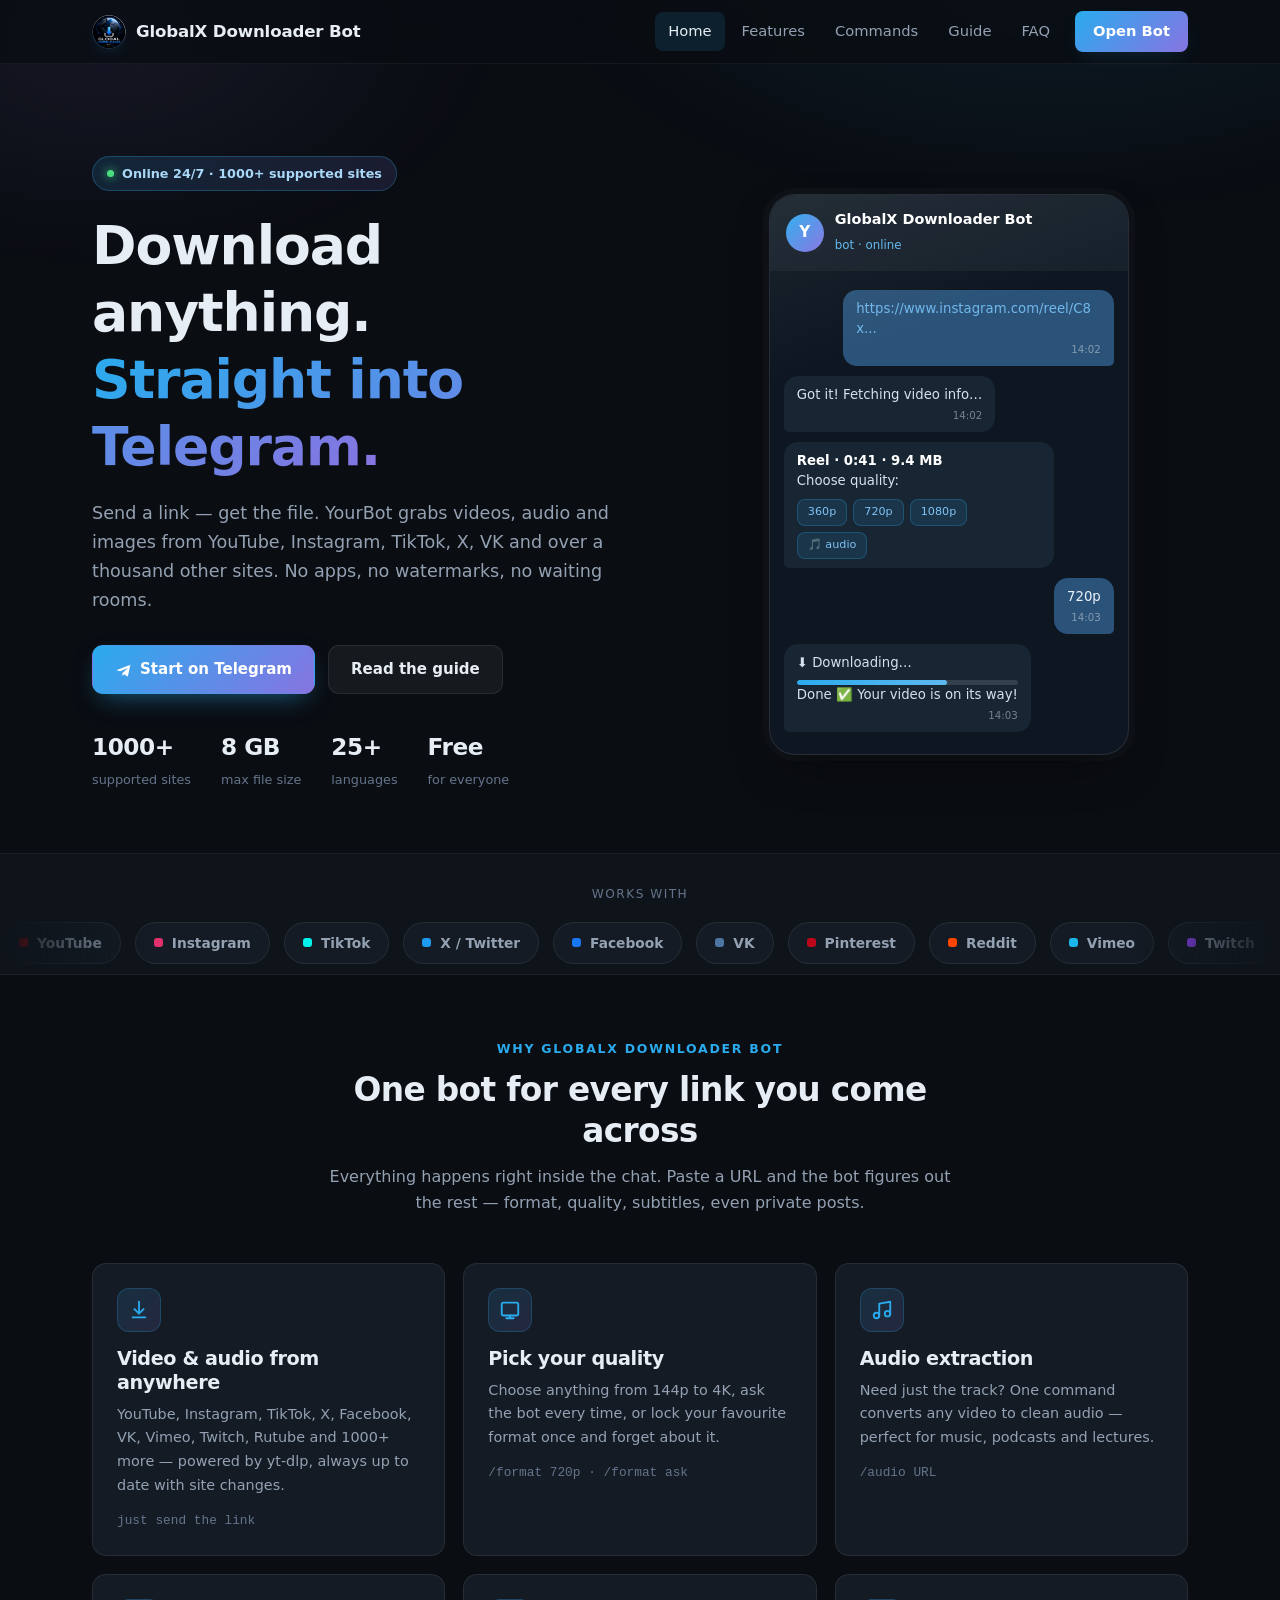
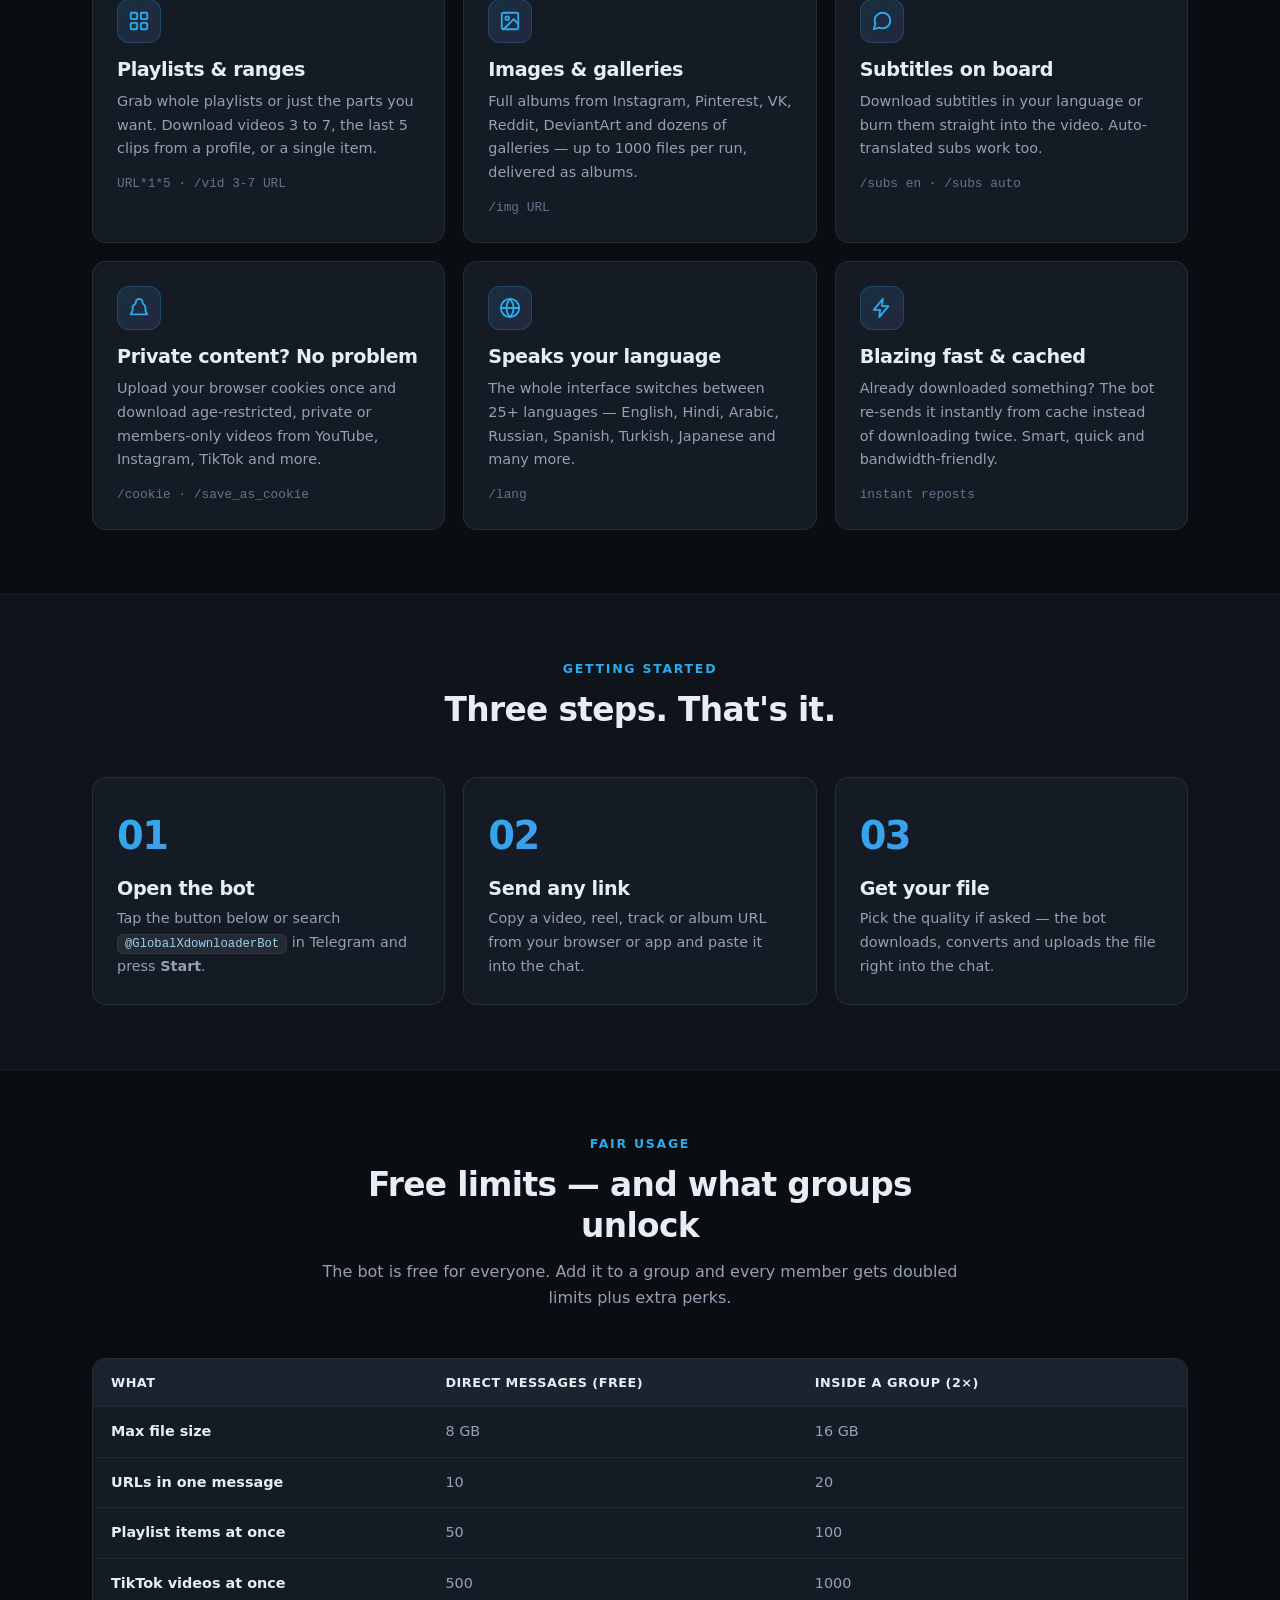
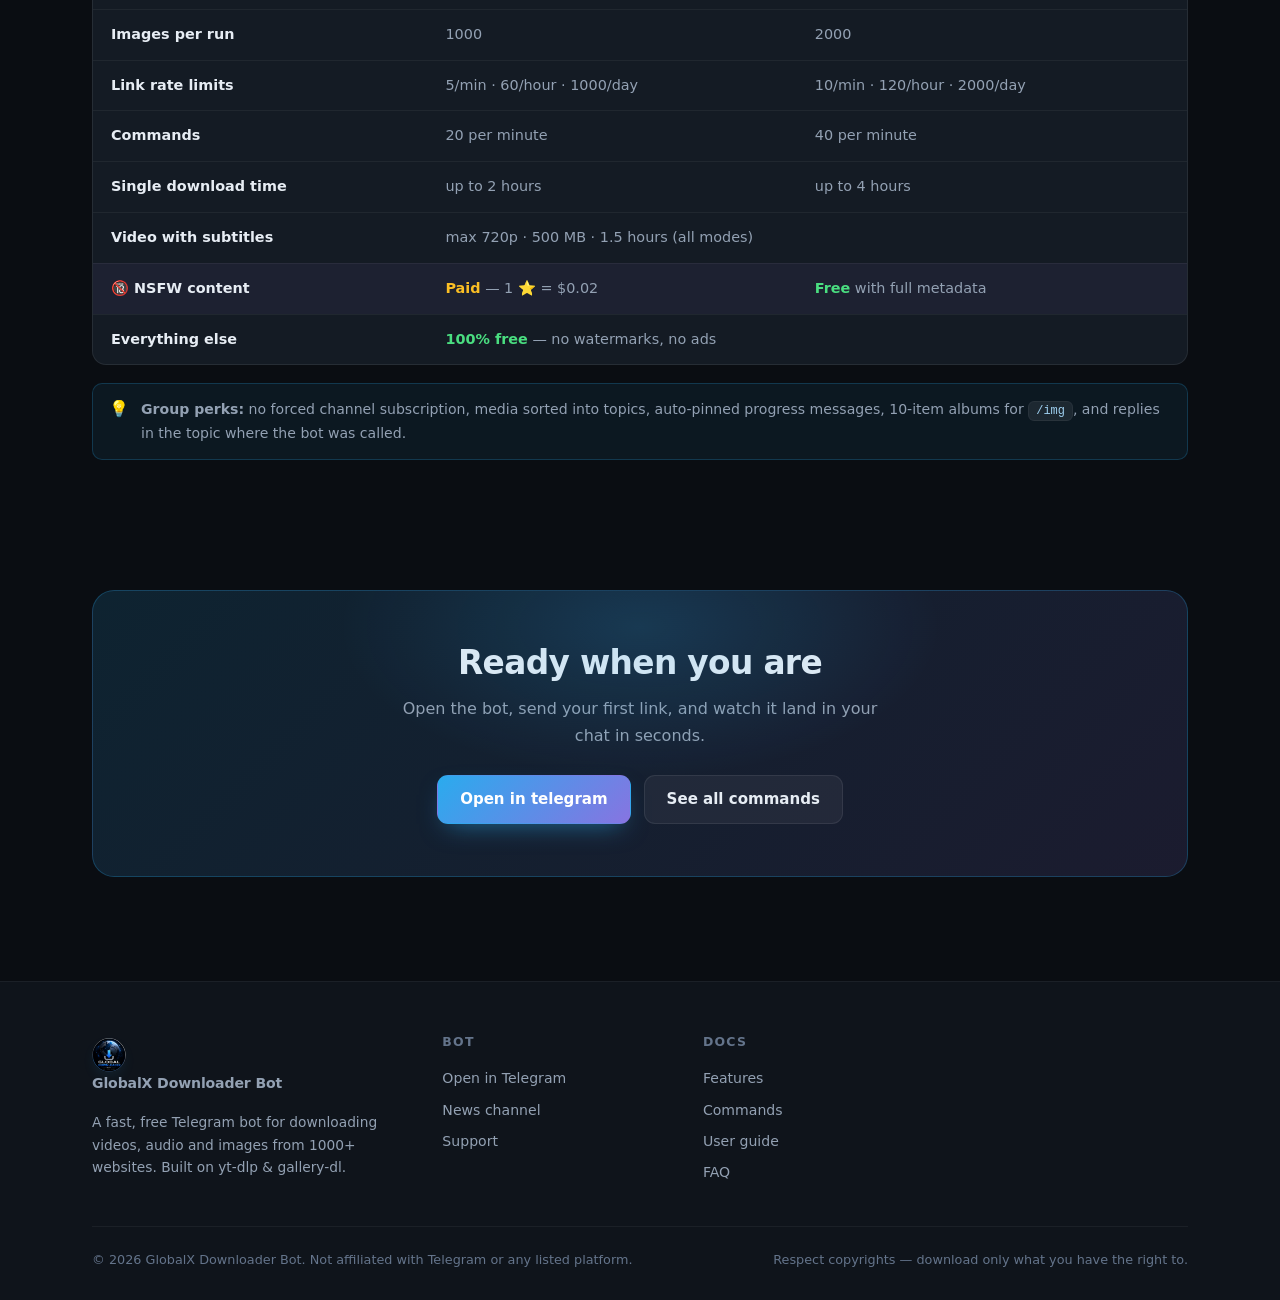
<file: index.html>
<!DOCTYPE html>
<html lang="en">
<!--
  ============================================================
  PLACEHOLDERS TO REPLACE (find & replace in all files):
    YourBot            -> your bot display name
    @YourBotUsername   -> your bot @username
    YourBotUsername    -> bot username without @ (in links)
    @YourChannel       -> your channel @username
    @YourSupport       -> support / admin @username
  ============================================================
-->
<head>
  <meta charset="UTF-8">
  <meta name="viewport" content="width=device-width, initial-scale=1.0">
  <title>GlobalX Downloader Bot — Download videos, audio & images from 1000+ sites</title>
  <meta name="description" content="GlobalX Downloader Bot is a Telegram bot that downloads videos, audio and images from YouTube, Instagram, TikTok, X, VK and 1000+ other sites. Playlists, subtitles, private content with cookies, quality selection and more.">
  <link rel="icon" type="image/svg+xml" href="assets/img/favicon.svg">
  <link rel="stylesheet" href="assets/css/style.css">
</head>
<body>

<!-- ===================== NAV ===================== -->
<nav class="nav">
  <div class="wrap">
    <a class="brand" href="index.html">
      <span class="logo"><img src="assets/img/logo.png" alt="Global Downloader Bot"></span>
      GlobalX Downloader Bot
    </a>
    <button class="burger" aria-label="Menu"><span></span><span></span><span></span></button>
    <div class="nav-links">
      <a href="index.html" class="active">Home</a>
      <a href="features.html">Features</a>
      <a href="commands.html">Commands</a>
      <a href="guide.html">Guide</a>
      <a href="faq.html">FAQ</a>
      <a href="https://t.me/GlobalXdownloaderBot" class="nav-cta" target="_blank" rel="noopener">Open Bot</a>
    </div>
  </div>
</nav>

<!-- ===================== HERO ===================== -->
<header class="hero">
  <div class="wrap">
    <div class="hero-grid">
      <div>
        <span class="pill"><span class="dot"></span> Online 24/7 &middot; 1000+ supported sites</span>
        <h1>Download anything.<br><span class="grad">Straight into Telegram.</span></h1>
        <p class="lead">Send a link — get the file. YourBot grabs videos, audio and images from YouTube, Instagram, TikTok, X, VK and over a thousand other sites. No apps, no watermarks, no waiting rooms.</p>
        <div class="hero-actions">
          <a href="https://t.me/GlobalXdownloaderBot" class="btn btn-primary" target="_blank" rel="noopener">
            <svg width="17" height="17" viewBox="0 0 24 24" fill="currentColor"><path d="M21.9 4.6L18.3 21c-.2.8-.7 1-1.4.6l-3.9-2.9-1.9 1.8c-.2.2-.4.4-.8.4l.3-4 7.3-6.6c.3-.3-.1-.4-.5-.2L7.4 14.6l-4-1.2c-.8-.3-.9-.8.2-1.2l15.4-5.9c.7-.3 1.3.1 1 .3z"/></svg>
            Start on Telegram
          </a>
          <a href="guide.html" class="btn btn-ghost">Read the guide</a>
        </div>
        <div class="hero-stats">
          <div class="stat"><b>1000+</b><span>supported sites</span></div>
          <div class="stat"><b>8 GB</b><span>max file size</span></div>
          <div class="stat"><b>25+</b><span>languages</span></div>
          <div class="stat"><b>Free</b><span>for everyone</span></div>
        </div>
      </div>

      <!-- Telegram chat mock -->
      <div class="phone">
        <div class="tg-head">
          <div class="tg-avatar">Y</div>
          <div class="who"><b>GlobalX Downloader Bot</b><span>bot &middot; online</span></div>
        </div>
        <div class="tg-body">
          <div class="bubble me">
            <span class="lnk">https://www.instagram.com/reel/C8x...</span>
            <span class="t">14:02</span>
          </div>
          <div class="bubble bot">
            Got it! Fetching video info…
            <span class="t">14:02</span>
          </div>
          <div class="bubble bot">
            <b>Reel &middot; 0:41 &middot; 9.4 MB</b><br>
            Choose quality:
            <div class="tg-kbd"><span>360p</span><span>720p</span><span>1080p</span><span>🎵 audio</span></div>
          </div>
          <div class="bubble me">720p<span class="t">14:03</span></div>
          <div class="bubble bot">
            ⬇️ Downloading…
            <div class="tg-progress"><i></i></div>
            Done ✅ Your video is on its way!
            <span class="t">14:03</span>
          </div>
        </div>
      </div>
    </div>
  </div>
</header>

<!-- ===================== PLATFORMS ===================== -->
<div class="platforms">
  <div class="lbl">Works with</div>
  <div class="marquee">
    <div class="marquee-track">
      <span class="plat"><i style="background:#ff0000"></i>YouTube</span>
      <span class="plat"><i style="background:#e1306c"></i>Instagram</span>
      <span class="plat"><i style="background:#00f2ea"></i>TikTok</span>
      <span class="plat"><i style="background:#1d9bf0"></i>X / Twitter</span>
      <span class="plat"><i style="background:#1877f2"></i>Facebook</span>
      <span class="plat"><i style="background:#4c75a3"></i>VK</span>
      <span class="plat"><i style="background:#bd081c"></i>Pinterest</span>
      <span class="plat"><i style="background:#ff4500"></i>Reddit</span>
      <span class="plat"><i style="background:#1ab7ea"></i>Vimeo</span>
      <span class="plat"><i style="background:#9146ff"></i>Twitch</span>
      <span class="plat"><i style="background:#ff5500"></i>SoundCloud</span>
      <span class="plat"><i style="background:#00c300"></i>Rutube</span>
      <span class="plat"><i style="background:#fe2c55"></i>Likee</span>
      <span class="plat"><i style="background:#0696d7"></i>Dailymotion</span>
      <span class="plat"><i style="background:#35465c"></i>Tumblr</span>
      <!-- duplicate for seamless loop -->
      <span class="plat"><i style="background:#ff0000"></i>YouTube</span>
      <span class="plat"><i style="background:#e1306c"></i>Instagram</span>
      <span class="plat"><i style="background:#00f2ea"></i>TikTok</span>
      <span class="plat"><i style="background:#1d9bf0"></i>X / Twitter</span>
      <span class="plat"><i style="background:#1877f2"></i>Facebook</span>
      <span class="plat"><i style="background:#4c75a3"></i>VK</span>
      <span class="plat"><i style="background:#bd081c"></i>Pinterest</span>
      <span class="plat"><i style="background:#ff4500"></i>Reddit</span>
      <span class="plat"><i style="background:#1ab7ea"></i>Vimeo</span>
      <span class="plat"><i style="background:#9146ff"></i>Twitch</span>
      <span class="plat"><i style="background:#ff5500"></i>SoundCloud</span>
      <span class="plat"><i style="background:#00c300"></i>Rutube</span>
      <span class="plat"><i style="background:#fe2c55"></i>Likee</span>
      <span class="plat"><i style="background:#0696d7"></i>Dailymotion</span>
      <span class="plat"><i style="background:#35465c"></i>Tumblr</span>
    </div>
  </div>
</div>

<!-- ===================== FEATURES ===================== -->
<section>
  <div class="wrap">
    <div class="sec-head reveal">
      <div class="kicker">Why GlobalX Downloader Bot</div>
      <h2>One bot for every link you come across</h2>
      <p>Everything happens right inside the chat. Paste a URL and the bot figures out the rest — format, quality, subtitles, even private posts.</p>
    </div>
    <div class="cards">
      <div class="card reveal">
        <div class="ic"><svg viewBox="0 0 24 24" fill="none" stroke-width="2" stroke-linecap="round" stroke-linejoin="round"><path d="M12 3v12"/><path d="M7 11l5 5 5-5"/><path d="M5 20h14"/></svg></div>
        <h3>Video &amp; audio from anywhere</h3>
        <p>YouTube, Instagram, TikTok, X, Facebook, VK, Vimeo, Twitch, Rutube and 1000+ more — powered by yt-dlp, always up to date with site changes.</p>
        <div class="mini">just send the link</div>
      </div>
      <div class="card reveal">
        <div class="ic"><svg viewBox="0 0 24 24" fill="none" stroke-width="2" stroke-linecap="round" stroke-linejoin="round"><rect x="3" y="4" width="18" height="14" rx="2"/><path d="M8 21h8M12 18v3"/></svg></div>
        <h3>Pick your quality</h3>
        <p>Choose anything from 144p to 4K, ask the bot every time, or lock your favourite format once and forget about it.</p>
        <div class="mini">/format 720p &middot; /format ask</div>
      </div>
      <div class="card reveal">
        <div class="ic"><svg viewBox="0 0 24 24" fill="none" stroke-width="2" stroke-linecap="round" stroke-linejoin="round"><path d="M9 18V5l12-2v13"/><circle cx="6" cy="18" r="3"/><circle cx="18" cy="16" r="3"/></svg></div>
        <h3>Audio extraction</h3>
        <p>Need just the track? One command converts any video to clean audio — perfect for music, podcasts and lectures.</p>
        <div class="mini">/audio URL</div>
      </div>
      <div class="card reveal">
        <div class="ic"><svg viewBox="0 0 24 24" fill="none" stroke-width="2" stroke-linecap="round" stroke-linejoin="round"><rect x="3" y="3" width="7" height="7" rx="1"/><rect x="14" y="3" width="7" height="7" rx="1"/><rect x="3" y="14" width="7" height="7" rx="1"/><rect x="14" y="14" width="7" height="7" rx="1"/></svg></div>
        <h3>Playlists &amp; ranges</h3>
        <p>Grab whole playlists or just the parts you want. Download videos 3 to 7, the last 5 clips from a profile, or a single item.</p>
        <div class="mini">URL*1*5 &middot; /vid 3-7 URL</div>
      </div>
      <div class="card reveal">
        <div class="ic"><svg viewBox="0 0 24 24" fill="none" stroke-width="2" stroke-linecap="round" stroke-linejoin="round"><rect x="3" y="3" width="18" height="18" rx="2"/><circle cx="9" cy="9" r="2"/><path d="M21 15l-5-5L5 21"/></svg></div>
        <h3>Images &amp; galleries</h3>
        <p>Full albums from Instagram, Pinterest, VK, Reddit, DeviantArt and dozens of galleries — up to 1000 files per run, delivered as albums.</p>
        <div class="mini">/img URL</div>
      </div>
      <div class="card reveal">
        <div class="ic"><svg viewBox="0 0 24 24" fill="none" stroke-width="2" stroke-linecap="round" stroke-linejoin="round"><path d="M21 11.5a8.38 8.38 0 01-.9 3.8 8.5 8.5 0 01-7.6 4.7 8.38 8.38 0 01-3.8-.9L3 21l1.9-5.7a8.38 8.38 0 01-.9-3.8 8.5 8.5 0 014.7-7.6 8.38 8.38 0 013.8-.9h.5a8.48 8.48 0 018 8v.5z"/></svg></div>
        <h3>Subtitles on board</h3>
        <p>Download subtitles in your language or burn them straight into the video. Auto-translated subs work too.</p>
        <div class="mini">/subs en &middot; /subs auto</div>
      </div>
      <div class="card reveal">
        <div class="ic"><svg viewBox="0 0 24 24" fill="none" stroke-width="2" stroke-linecap="round" stroke-linejoin="round"><path d="M12 2a4 4 0 014 4c0 1 .5 2 1.5 2.5A4 4 0 0119 12v3l2 4H3l2-4v-3a4 4 0 011.5-3.5C8 8 8.5 7 8.5 6A4 4 0 0112 2z"/></svg></div>
        <h3>Private content? No problem</h3>
        <p>Upload your browser cookies once and download age-restricted, private or members-only videos from YouTube, Instagram, TikTok and more.</p>
        <div class="mini">/cookie &middot; /save_as_cookie</div>
      </div>
      <div class="card reveal">
        <div class="ic"><svg viewBox="0 0 24 24" fill="none" stroke-width="2" stroke-linecap="round" stroke-linejoin="round"><circle cx="12" cy="12" r="10"/><path d="M2 12h20M12 2a15 15 0 010 20 15 15 0 010-20z"/></svg></div>
        <h3>Speaks your language</h3>
        <p>The whole interface switches between 25+ languages — English, Hindi, Arabic, Russian, Spanish, Turkish, Japanese and many more.</p>
        <div class="mini">/lang</div>
      </div>
      <div class="card reveal">
        <div class="ic"><svg viewBox="0 0 24 24" fill="none" stroke-width="2" stroke-linecap="round" stroke-linejoin="round"><path d="M13 2L3 14h7l-1 8 10-12h-7l1-8z"/></svg></div>
        <h3>Blazing fast &amp; cached</h3>
        <p>Already downloaded something? The bot re-sends it instantly from cache instead of downloading twice. Smart, quick and bandwidth-friendly.</p>
        <div class="mini">instant reposts</div>
      </div>
    </div>
  </div>
</section>

<!-- ===================== HOW IT WORKS ===================== -->
<section style="background:var(--bg-soft);border-top:1px solid var(--border-soft);border-bottom:1px solid var(--border-soft)">
  <div class="wrap">
    <div class="sec-head reveal">
      <div class="kicker">Getting started</div>
      <h2>Three steps. That's it.</h2>
    </div>
    <div class="steps">
      <div class="step reveal">
        <h3>Open the bot</h3>
        <p>Tap the button below or search <span class="inline-code">@GlobalXdownloaderBot</span> in Telegram and press <b>Start</b>.</p>
      </div>
      <div class="step reveal">
        <h3>Send any link</h3>
        <p>Copy a video, reel, track or album URL from your browser or app and paste it into the chat.</p>
      </div>
      <div class="step reveal">
        <h3>Get your file</h3>
        <p>Pick the quality if asked — the bot downloads, converts and uploads the file right into the chat.</p>
      </div>
    </div>
  </div>
</section>

<!-- ===================== LIMITS ===================== -->
<section>
  <div class="wrap">
    <div class="sec-head reveal">
      <div class="kicker">Fair usage</div>
      <h2>Free limits — and what groups unlock</h2>
      <p>The bot is free for everyone. Add it to a group and every member gets doubled limits plus extra perks.</p>
    </div>
    <div class="tbl-wrap reveal">
      <table>
        <thead>
          <tr><th>What</th><th>Direct messages (free)</th><th>Inside a group (2×)</th></tr>
        </thead>
        <tbody>
          <tr><td><b>Max file size</b></td><td>8 GB</td><td>16 GB</td></tr>
          <tr><td><b>URLs in one message</b></td><td>10</td><td>20</td></tr>
          <tr><td><b>Playlist items at once</b></td><td>50</td><td>100</td></tr>
          <tr><td><b>TikTok videos at once</b></td><td>500</td><td>1000</td></tr>
          <tr><td><b>Images per run</b></td><td>1000</td><td>2000</td></tr>
          <tr><td><b>Link rate limits</b></td><td>5/min · 60/hour · 1000/day</td><td>10/min · 120/hour · 2000/day</td></tr>
          <tr><td><b>Commands</b></td><td>20 per minute</td><td>40 per minute</td></tr>
          <tr><td><b>Single download time</b></td><td>up to 2 hours</td><td>up to 4 hours</td></tr>
          <tr><td><b>Video with subtitles</b></td><td colspan="2">max 720p · 500 MB · 1.5 hours (all modes)</td></tr>
          <tr class="hl"><td><b>🔞 NSFW content</b></td><td><span class="tag-paid">Paid</span> — 1 ⭐ = $0.02</td><td><span class="tag-free">Free</span> with full metadata</td></tr>
          <tr><td><b>Everything else</b></td><td colspan="2"><span class="tag-free">100% free</span> — no watermarks, no ads</td></tr>
        </tbody>
      </table>
    </div>
    <div class="note info reveal" style="margin-top:18px">
      <span class="ni">💡</span>
      <p><b>Group perks:</b> no forced channel subscription, media sorted into topics, auto-pinned progress messages, 10-item albums for <span class="inline-code">/img</span>, and replies in the topic where the bot was called.</p>
    </div>
  </div>
</section>

<!-- ===================== CTA ===================== -->
<section style="padding-top:20px">
  <div class="wrap">
    <div class="cta-band reveal">
      <h2>Ready when you are</h2>
      <p>Open the bot, send your first link, and watch it land in your chat in seconds.</p>
      <div class="hero-actions">
        <a href="https://t.me/GlobalXdownloaderBot" class="btn btn-primary" target="_blank" rel="noopener">Open in telegram</a>
        <a href="commands.html" class="btn btn-ghost">See all commands</a>
      </div>
    </div>
  </div>
</section>

<!-- ===================== FOOTER ===================== -->
<footer>
  <div class="wrap">
    <div class="foot-grid">
      <div class="foot-brand">
        <a class="brand" href="index.html">
          <span class="logo"><img src="assets/img/logo.png" alt="Global Downloader Bot"></span>
          GlobalX Downloader Bot
        </a>
        <p>A fast, free Telegram bot for downloading videos, audio and images from 1000+ websites. Built on yt-dlp &amp; gallery-dl.</p>
      </div>
      <div>
        <h4>Bot</h4>
        <a href="https://t.me/GlobalXdownloaderBot" target="_blank" rel="noopener">Open in Telegram</a>
        <a href="https://t.me/Globall_X" target="_blank" rel="noopener">News channel</a>
        <a href="https://t.me/Global_X_SohaN" target="_blank" rel="noopener">Support</a>
      </div>
      <div>
        <h4>Docs</h4>
        <a href="features.html">Features</a>
        <a href="commands.html">Commands</a>
        <a href="guide.html">User guide</a>
        <a href="faq.html">FAQ</a>
      </div>
    </div>
    <div class="foot-bottom">
      <span>© <span id="yr">2026</span> GlobalX Downloader Bot. Not affiliated with Telegram or any listed platform.</span>
      <span>Respect copyrights — download only what you have the right to.</span>
    </div>
  </div>
</footer>

<script src="assets/js/main.js"></script>
</body>
</html>
</file>
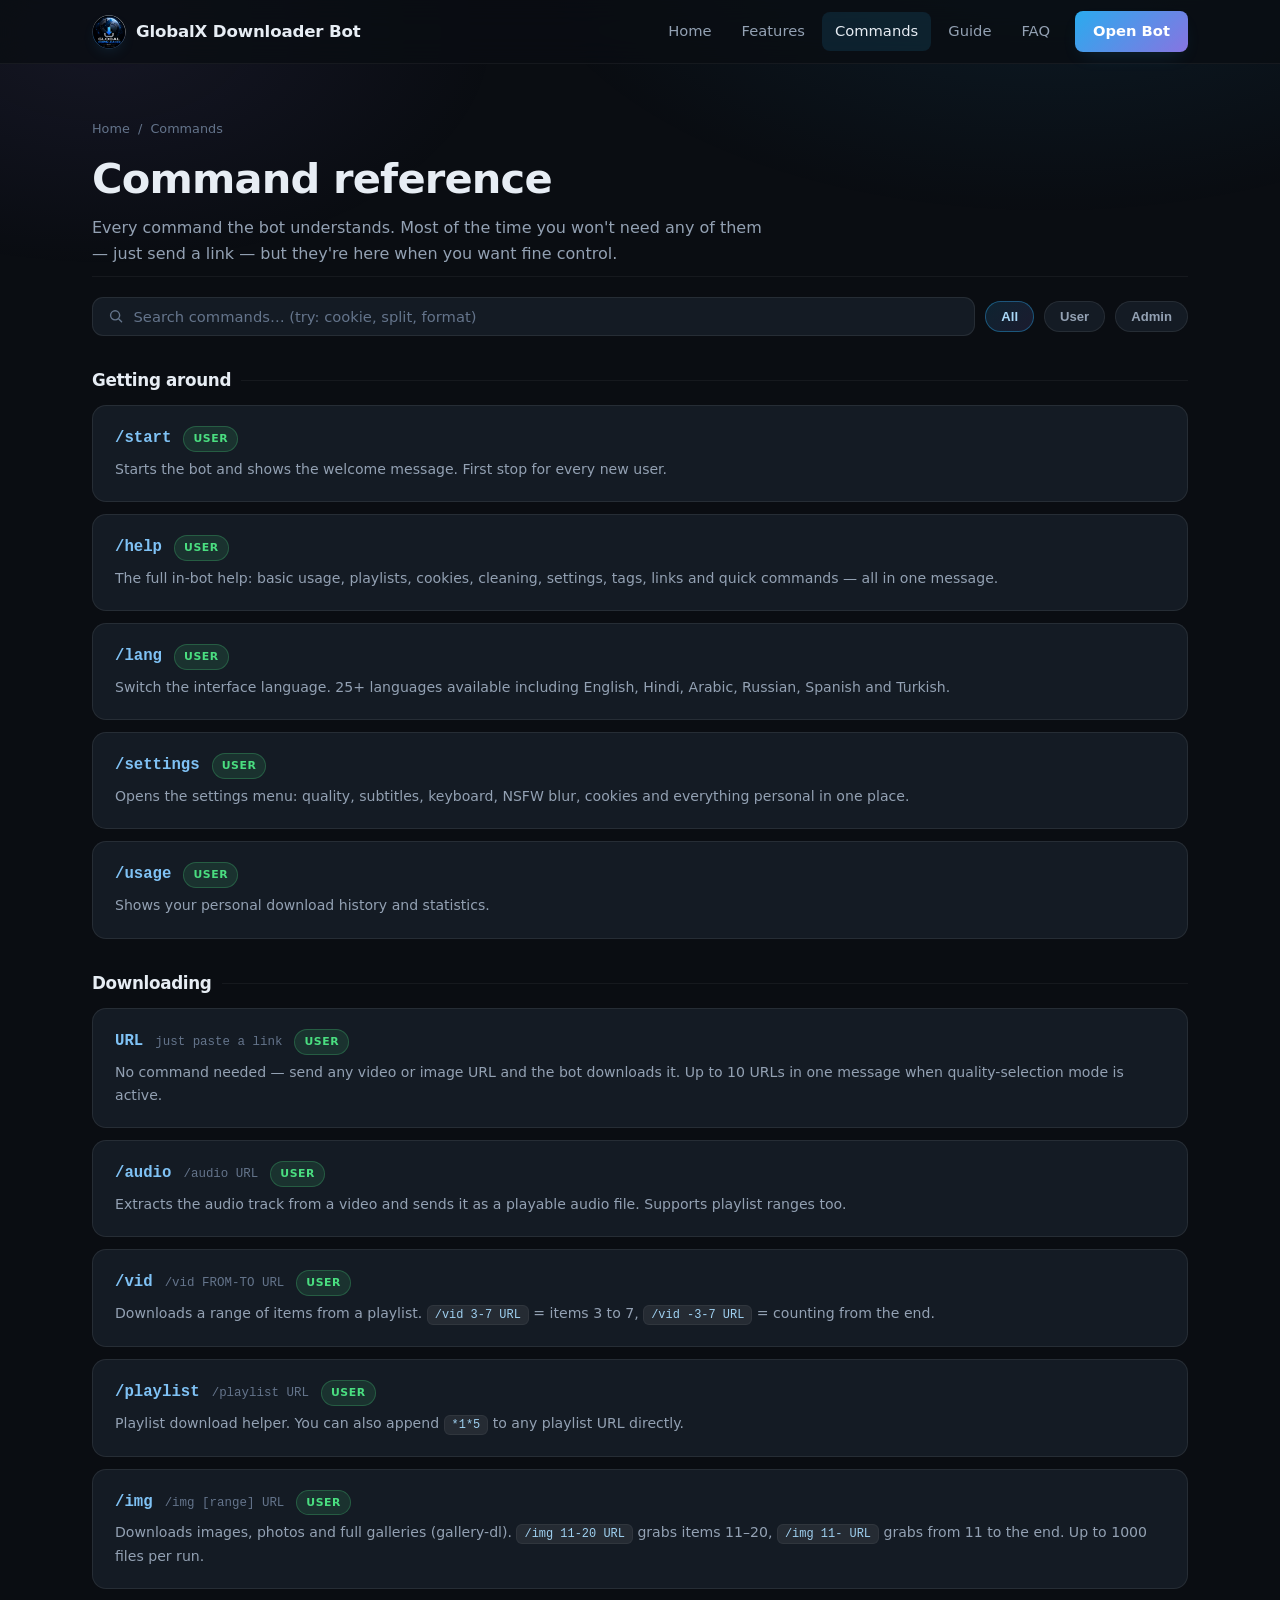
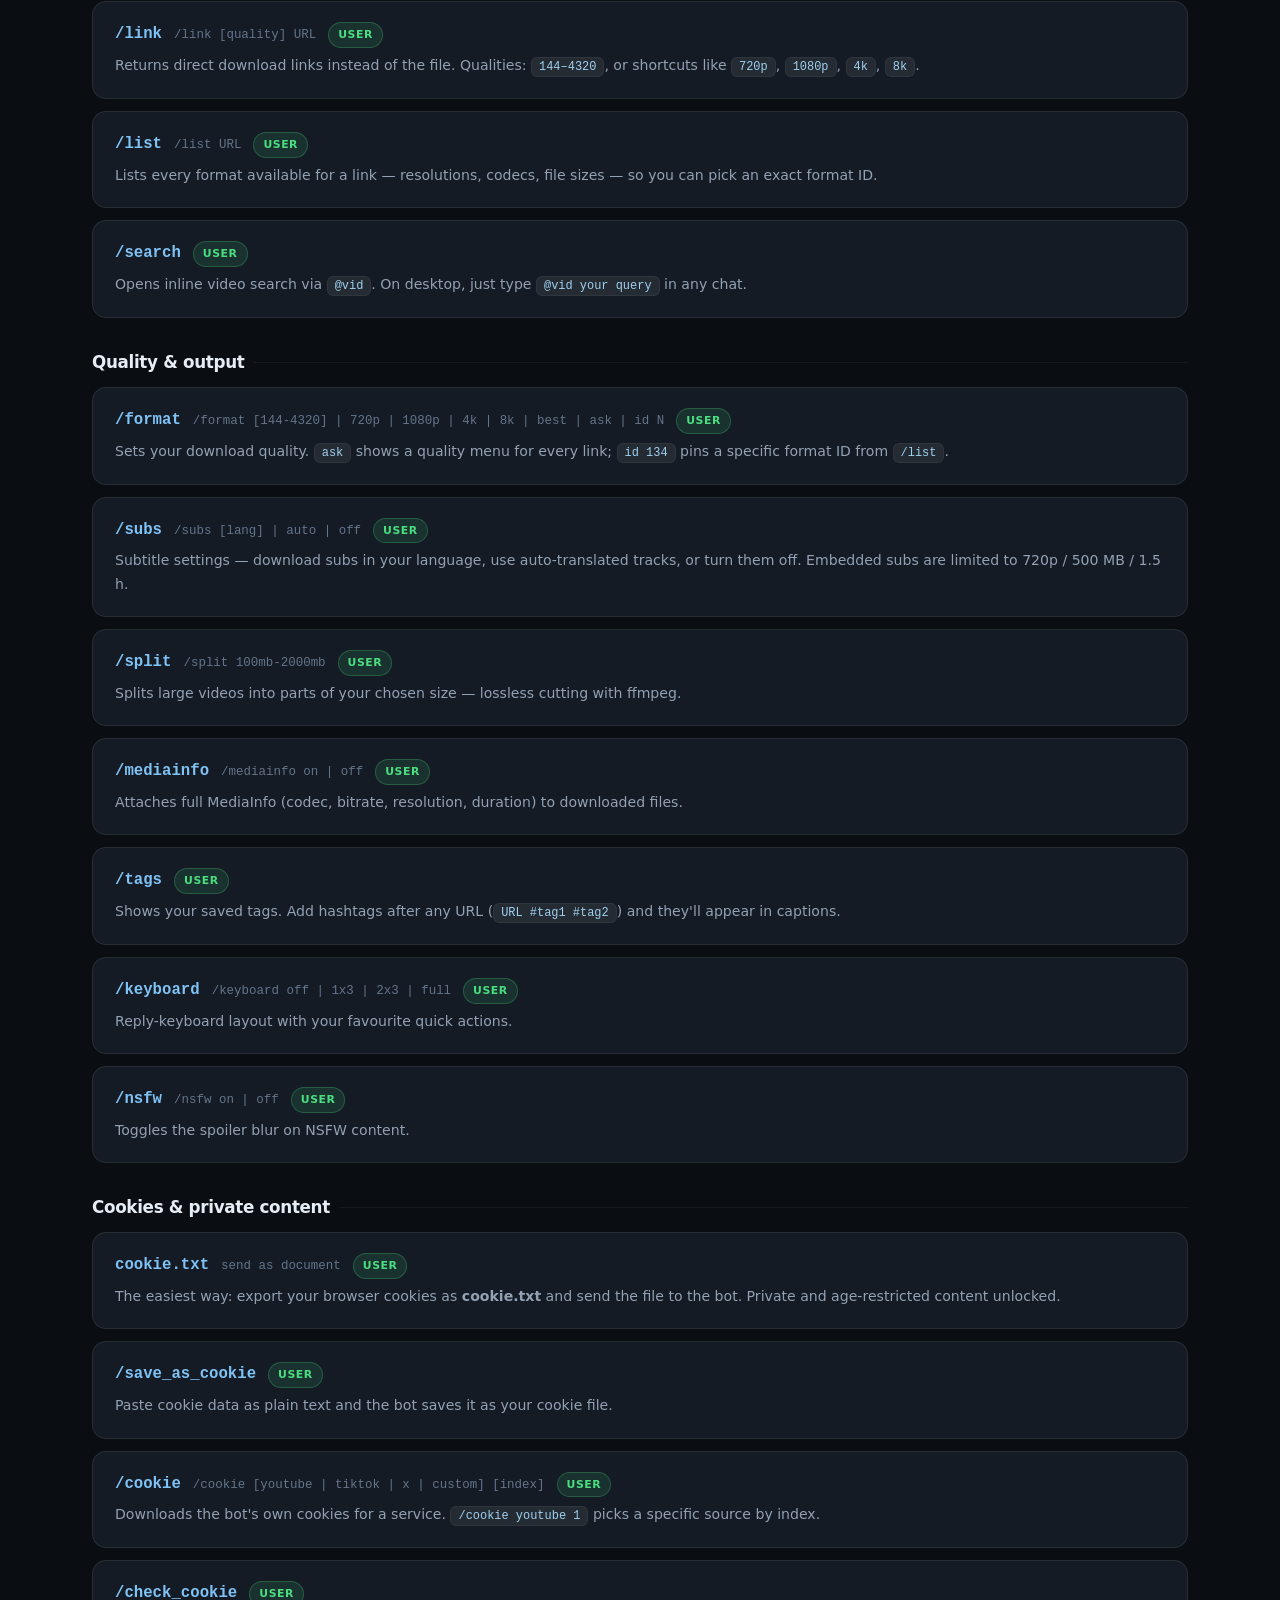
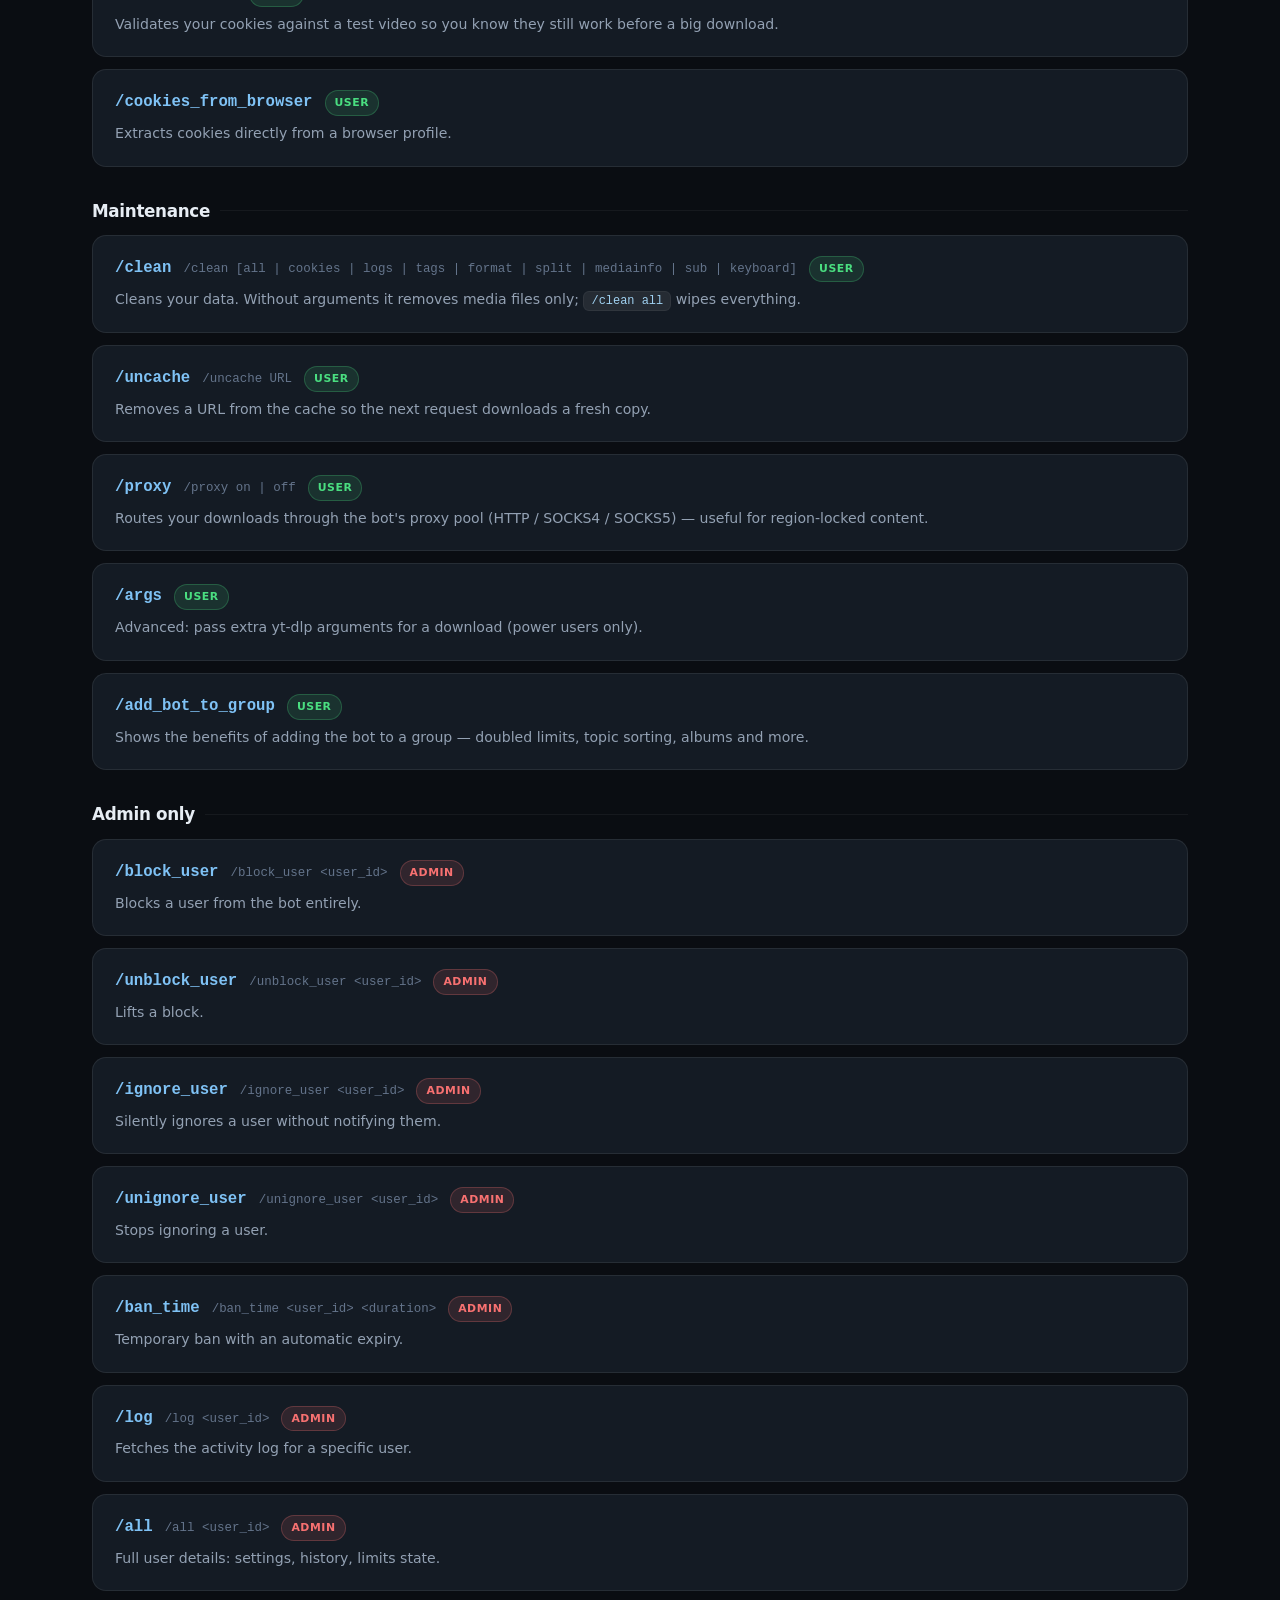
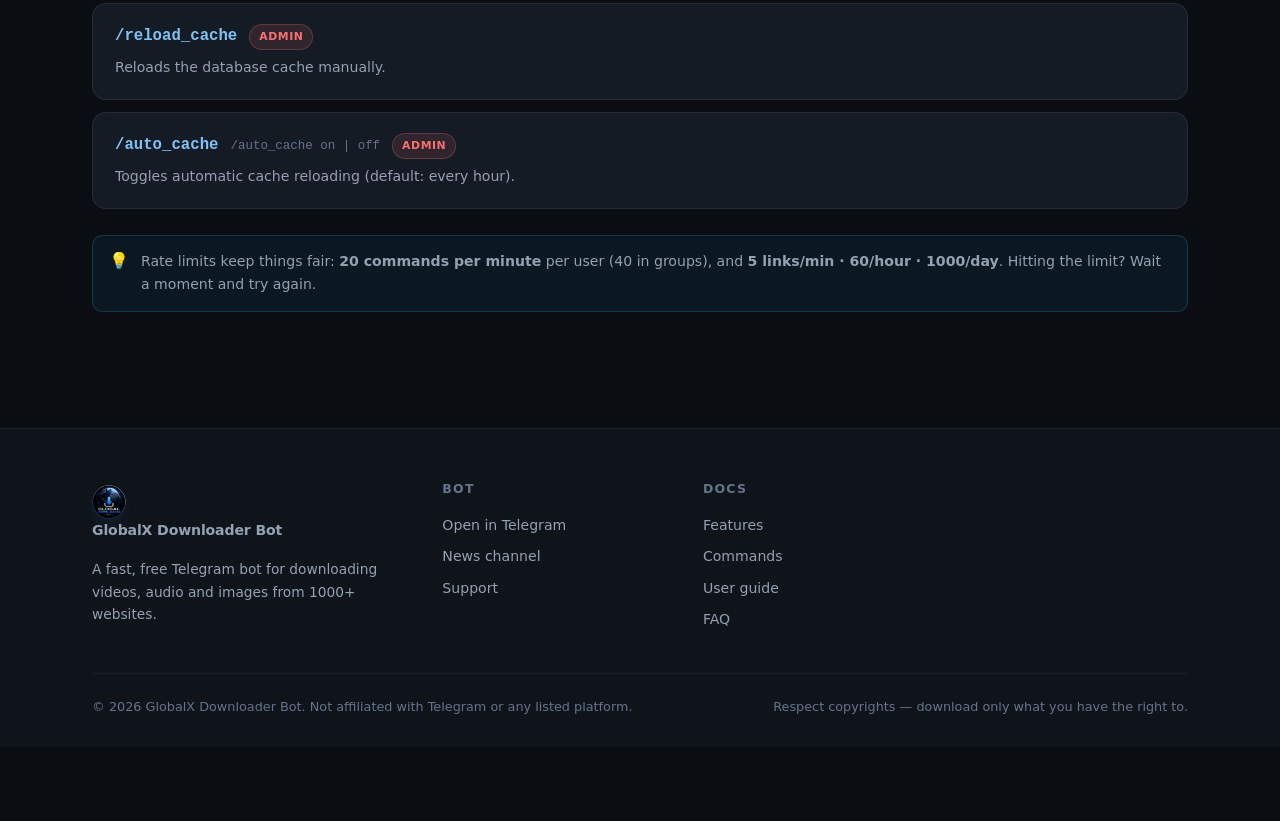
<file: commands.html>
<!DOCTYPE html>
<html lang="en">
<head>
  <meta charset="UTF-8">
  <meta name="viewport" content="width=device-width, initial-scale=1.0">
  <title>Commands — GlobalX Downloader Bot</title>
  <meta name="description" content="Complete command reference for YourBot: download commands, settings, cookies, playlists, images and admin tools.">
  <link rel="icon" type="image/svg+xml" href="assets/img/favicon.svg">
  <link rel="stylesheet" href="assets/css/style.css">
</head>
<body>

<nav class="nav">
  <div class="wrap">
    <a class="brand" href="index.html">
      <span class="logo"><img src="assets/img/logo.png" alt="Global Downloader Bot"></span>
      GlobalX Downloader Bot
    </a>
    <button class="burger" aria-label="Menu"><span></span><span></span><span></span></button>
    <div class="nav-links">
      <a href="index.html">Home</a>
      <a href="features.html">Features</a>
      <a href="commands.html" class="active">Commands</a>
      <a href="guide.html">Guide</a>
      <a href="faq.html">FAQ</a>
      <a href="https://t.me/YourBotUsername" class="nav-cta" target="_blank" rel="noopener">Open Bot</a>
    </div>
  </div>
</nav>

<div class="wrap" style="padding-bottom:60px">
  <div class="page-hero">
    <div class="breadcrumb"><a href="index.html">Home</a> &nbsp;/&nbsp; Commands</div>
    <h1>Command reference</h1>
    <p>Every command the bot understands. Most of the time you won't need any of them — just send a link — but they're here when you want fine control.</p>
  </div>

  <div class="cmd-filter">
    <label class="cmd-search">
      <svg width="16" height="16" viewBox="0 0 24 24" fill="none" stroke="#64748b" stroke-width="2.2" stroke-linecap="round"><circle cx="11" cy="11" r="7"/><path d="M21 21l-4.3-4.3"/></svg>
      <input id="cmdSearch" type="text" placeholder="Search commands… (try: cookie, split, format)" autocomplete="off">
    </label>
    <button class="chip on" data-filter="all">All</button>
    <button class="chip" data-filter="user">User</button>
    <button class="chip" data-filter="admin">Admin</button>
  </div>

  <!-- ============ BASICS ============ -->
  <h3 class="cmd-group-ttl">Getting around</h3>

  <div class="cmd-card" data-type="user">
    <div class="cmd-top"><span class="cmd-name">/start</span><span class="cmd-badge user">user</span></div>
    <p>Starts the bot and shows the welcome message. First stop for every new user.</p>
  </div>
  <div class="cmd-card" data-type="user">
    <div class="cmd-top"><span class="cmd-name">/help</span><span class="cmd-badge user">user</span></div>
    <p>The full in-bot help: basic usage, playlists, cookies, cleaning, settings, tags, links and quick commands — all in one message.</p>
  </div>
  <div class="cmd-card" data-type="user">
    <div class="cmd-top"><span class="cmd-name">/lang</span><span class="cmd-badge user">user</span></div>
    <p>Switch the interface language. 25+ languages available including English, Hindi, Arabic, Russian, Spanish and Turkish.</p>
  </div>
  <div class="cmd-card" data-type="user">
    <div class="cmd-top"><span class="cmd-name">/settings</span><span class="cmd-badge user">user</span></div>
    <p>Opens the settings menu: quality, subtitles, keyboard, NSFW blur, cookies and everything personal in one place.</p>
  </div>
  <div class="cmd-card" data-type="user">
    <div class="cmd-top"><span class="cmd-name">/usage</span><span class="cmd-badge user">user</span></div>
    <p>Shows your personal download history and statistics.</p>
  </div>

  <!-- ============ DOWNLOADS ============ -->
  <h3 class="cmd-group-ttl">Downloading</h3>

  <div class="cmd-card" data-type="user">
    <div class="cmd-top"><span class="cmd-name">URL</span><span class="cmd-use">just paste a link</span><span class="cmd-badge user">user</span></div>
    <p>No command needed — send any video or image URL and the bot downloads it. Up to 10 URLs in one message when quality-selection mode is active.</p>
  </div>
  <div class="cmd-card" data-type="user">
    <div class="cmd-top"><span class="cmd-name">/audio</span><span class="cmd-use">/audio URL</span><span class="cmd-badge user">user</span></div>
    <p>Extracts the audio track from a video and sends it as a playable audio file. Supports playlist ranges too.</p>
  </div>
  <div class="cmd-card" data-type="user">
    <div class="cmd-top"><span class="cmd-name">/vid</span><span class="cmd-use">/vid FROM-TO URL</span><span class="cmd-badge user">user</span></div>
    <p>Downloads a range of items from a playlist. <span class="inline-code">/vid 3-7 URL</span> = items 3 to 7, <span class="inline-code">/vid -3-7 URL</span> = counting from the end.</p>
  </div>
  <div class="cmd-card" data-type="user">
    <div class="cmd-top"><span class="cmd-name">/playlist</span><span class="cmd-use">/playlist URL</span><span class="cmd-badge user">user</span></div>
    <p>Playlist download helper. You can also append <span class="inline-code">*1*5</span> to any playlist URL directly.</p>
  </div>
  <div class="cmd-card" data-type="user">
    <div class="cmd-top"><span class="cmd-name">/img</span><span class="cmd-use">/img [range] URL</span><span class="cmd-badge user">user</span></div>
    <p>Downloads images, photos and full galleries (gallery-dl). <span class="inline-code">/img 11-20 URL</span> grabs items 11–20, <span class="inline-code">/img 11- URL</span> grabs from 11 to the end. Up to 1000 files per run.</p>
  </div>
  <div class="cmd-card" data-type="user">
    <div class="cmd-top"><span class="cmd-name">/link</span><span class="cmd-use">/link [quality] URL</span><span class="cmd-badge user">user</span></div>
    <p>Returns direct download links instead of the file. Qualities: <span class="inline-code">144–4320</span>, or shortcuts like <span class="inline-code">720p</span>, <span class="inline-code">1080p</span>, <span class="inline-code">4k</span>, <span class="inline-code">8k</span>.</p>
  </div>
  <div class="cmd-card" data-type="user">
    <div class="cmd-top"><span class="cmd-name">/list</span><span class="cmd-use">/list URL</span><span class="cmd-badge user">user</span></div>
    <p>Lists every format available for a link — resolutions, codecs, file sizes — so you can pick an exact format ID.</p>
  </div>
  <div class="cmd-card" data-type="user">
    <div class="cmd-top"><span class="cmd-name">/search</span><span class="cmd-badge user">user</span></div>
    <p>Opens inline video search via <span class="inline-code">@vid</span>. On desktop, just type <span class="inline-code">@vid your query</span> in any chat.</p>
  </div>

  <!-- ============ QUALITY & OUTPUT ============ -->
  <h3 class="cmd-group-ttl">Quality &amp; output</h3>

  <div class="cmd-card" data-type="user">
    <div class="cmd-top"><span class="cmd-name">/format</span><span class="cmd-use">/format [144-4320] | 720p | 1080p | 4k | 8k | best | ask | id N</span><span class="cmd-badge user">user</span></div>
    <p>Sets your download quality. <span class="inline-code">ask</span> shows a quality menu for every link; <span class="inline-code">id 134</span> pins a specific format ID from <span class="inline-code">/list</span>.</p>
  </div>
  <div class="cmd-card" data-type="user">
    <div class="cmd-top"><span class="cmd-name">/subs</span><span class="cmd-use">/subs [lang] | auto | off</span><span class="cmd-badge user">user</span></div>
    <p>Subtitle settings — download subs in your language, use auto-translated tracks, or turn them off. Embedded subs are limited to 720p / 500 MB / 1.5 h.</p>
  </div>
  <div class="cmd-card" data-type="user">
    <div class="cmd-top"><span class="cmd-name">/split</span><span class="cmd-use">/split 100mb-2000mb</span><span class="cmd-badge user">user</span></div>
    <p>Splits large videos into parts of your chosen size — lossless cutting with ffmpeg.</p>
  </div>
  <div class="cmd-card" data-type="user">
    <div class="cmd-top"><span class="cmd-name">/mediainfo</span><span class="cmd-use">/mediainfo on | off</span><span class="cmd-badge user">user</span></div>
    <p>Attaches full MediaInfo (codec, bitrate, resolution, duration) to downloaded files.</p>
  </div>
  <div class="cmd-card" data-type="user">
    <div class="cmd-top"><span class="cmd-name">/tags</span><span class="cmd-badge user">user</span></div>
    <p>Shows your saved tags. Add hashtags after any URL (<span class="inline-code">URL #tag1 #tag2</span>) and they'll appear in captions.</p>
  </div>
  <div class="cmd-card" data-type="user">
    <div class="cmd-top"><span class="cmd-name">/keyboard</span><span class="cmd-use">/keyboard off | 1x3 | 2x3 | full</span><span class="cmd-badge user">user</span></div>
    <p>Reply-keyboard layout with your favourite quick actions.</p>
  </div>
  <div class="cmd-card" data-type="user">
    <div class="cmd-top"><span class="cmd-name">/nsfw</span><span class="cmd-use">/nsfw on | off</span><span class="cmd-badge user">user</span></div>
    <p>Toggles the spoiler blur on NSFW content.</p>
  </div>

  <!-- ============ COOKIES ============ -->
  <h3 class="cmd-group-ttl">Cookies &amp; private content</h3>

  <div class="cmd-card" data-type="user">
    <div class="cmd-top"><span class="cmd-name">cookie.txt</span><span class="cmd-use">send as document</span><span class="cmd-badge user">user</span></div>
    <p>The easiest way: export your browser cookies as <b>cookie.txt</b> and send the file to the bot. Private and age-restricted content unlocked.</p>
  </div>
  <div class="cmd-card" data-type="user">
    <div class="cmd-top"><span class="cmd-name">/save_as_cookie</span><span class="cmd-badge user">user</span></div>
    <p>Paste cookie data as plain text and the bot saves it as your cookie file.</p>
  </div>
  <div class="cmd-card" data-type="user">
    <div class="cmd-top"><span class="cmd-name">/cookie</span><span class="cmd-use">/cookie [youtube | tiktok | x | custom] [index]</span><span class="cmd-badge user">user</span></div>
    <p>Downloads the bot's own cookies for a service. <span class="inline-code">/cookie youtube 1</span> picks a specific source by index.</p>
  </div>
  <div class="cmd-card" data-type="user">
    <div class="cmd-top"><span class="cmd-name">/check_cookie</span><span class="cmd-badge user">user</span></div>
    <p>Validates your cookies against a test video so you know they still work before a big download.</p>
  </div>
  <div class="cmd-card" data-type="user">
    <div class="cmd-top"><span class="cmd-name">/cookies_from_browser</span><span class="cmd-badge user">user</span></div>
    <p>Extracts cookies directly from a browser profile.</p>
  </div>

  <!-- ============ MAINTENANCE ============ -->
  <h3 class="cmd-group-ttl">Maintenance</h3>

  <div class="cmd-card" data-type="user">
    <div class="cmd-top"><span class="cmd-name">/clean</span><span class="cmd-use">/clean [all | cookies | logs | tags | format | split | mediainfo | sub | keyboard]</span><span class="cmd-badge user">user</span></div>
    <p>Cleans your data. Without arguments it removes media files only; <span class="inline-code">/clean all</span> wipes everything.</p>
  </div>
  <div class="cmd-card" data-type="user">
    <div class="cmd-top"><span class="cmd-name">/uncache</span><span class="cmd-use">/uncache URL</span><span class="cmd-badge user">user</span></div>
    <p>Removes a URL from the cache so the next request downloads a fresh copy.</p>
  </div>
  <div class="cmd-card" data-type="user">
    <div class="cmd-top"><span class="cmd-name">/proxy</span><span class="cmd-use">/proxy on | off</span><span class="cmd-badge user">user</span></div>
    <p>Routes your downloads through the bot's proxy pool (HTTP / SOCKS4 / SOCKS5) — useful for region-locked content.</p>
  </div>
  <div class="cmd-card" data-type="user">
    <div class="cmd-top"><span class="cmd-name">/args</span><span class="cmd-badge user">user</span></div>
    <p>Advanced: pass extra yt-dlp arguments for a download (power users only).</p>
  </div>
  <div class="cmd-card" data-type="user">
    <div class="cmd-top"><span class="cmd-name">/add_bot_to_group</span><span class="cmd-badge user">user</span></div>
    <p>Shows the benefits of adding the bot to a group — doubled limits, topic sorting, albums and more.</p>
  </div>

  <!-- ============ ADMIN ============ -->
  <h3 class="cmd-group-ttl">Admin only</h3>

  <div class="cmd-card" data-type="admin">
    <div class="cmd-top"><span class="cmd-name">/block_user</span><span class="cmd-use">/block_user &lt;user_id&gt;</span><span class="cmd-badge admin">admin</span></div>
    <p>Blocks a user from the bot entirely.</p>
  </div>
  <div class="cmd-card" data-type="admin">
    <div class="cmd-top"><span class="cmd-name">/unblock_user</span><span class="cmd-use">/unblock_user &lt;user_id&gt;</span><span class="cmd-badge admin">admin</span></div>
    <p>Lifts a block.</p>
  </div>
  <div class="cmd-card" data-type="admin">
    <div class="cmd-top"><span class="cmd-name">/ignore_user</span><span class="cmd-use">/ignore_user &lt;user_id&gt;</span><span class="cmd-badge admin">admin</span></div>
    <p>Silently ignores a user without notifying them.</p>
  </div>
  <div class="cmd-card" data-type="admin">
    <div class="cmd-top"><span class="cmd-name">/unignore_user</span><span class="cmd-use">/unignore_user &lt;user_id&gt;</span><span class="cmd-badge admin">admin</span></div>
    <p>Stops ignoring a user.</p>
  </div>
  <div class="cmd-card" data-type="admin">
    <div class="cmd-top"><span class="cmd-name">/ban_time</span><span class="cmd-use">/ban_time &lt;user_id&gt; &lt;duration&gt;</span><span class="cmd-badge admin">admin</span></div>
    <p>Temporary ban with an automatic expiry.</p>
  </div>
  <div class="cmd-card" data-type="admin">
    <div class="cmd-top"><span class="cmd-name">/log</span><span class="cmd-use">/log &lt;user_id&gt;</span><span class="cmd-badge admin">admin</span></div>
    <p>Fetches the activity log for a specific user.</p>
  </div>
  <div class="cmd-card" data-type="admin">
    <div class="cmd-top"><span class="cmd-name">/all</span><span class="cmd-use">/all &lt;user_id&gt;</span><span class="cmd-badge admin">admin</span></div>
    <p>Full user details: settings, history, limits state.</p>
  </div>
  <div class="cmd-card" data-type="admin">
    <div class="cmd-top"><span class="cmd-name">/reload_cache</span><span class="cmd-badge admin">admin</span></div>
    <p>Reloads the database cache manually.</p>
  </div>
  <div class="cmd-card" data-type="admin">
    <div class="cmd-top"><span class="cmd-name">/auto_cache</span><span class="cmd-use">/auto_cache on | off</span><span class="cmd-badge admin">admin</span></div>
    <p>Toggles automatic cache reloading (default: every hour).</p>
  </div>

  <div class="no-result" id="noResult">No commands match that search. Try “cookie”, “format” or “split”.</div>

  <div class="note info" style="margin-top:26px">
    <span class="ni">💡</span>
    <p>Rate limits keep things fair: <b>20 commands per minute</b> per user (40 in groups), and <b>5 links/min · 60/hour · 1000/day</b>. Hitting the limit? Wait a moment and try again.</p>
  </div>
</div>

<footer>
  <div class="wrap">
    <div class="foot-grid">
      <div class="foot-brand">
        <a class="brand" href="index.html"><span class="logo"><img src="assets/img/logo.png" alt="GlobalX Downloader Bot"></span>GlobalX Downloader Bot</a>
        <p>A fast, free Telegram bot for downloading videos, audio and images from 1000+ websites.</p>
      </div>
      <div><h4>Bot</h4><a href="https://t.me/GlobalXdownloaderBot" target="_blank" rel="noopener">Open in Telegram</a><a href="https://t.me/Globall_X" target="_blank" rel="noopener">News channel</a><a href="https://t.me/Global_X_SohaN" target="_blank" rel="noopener">Support</a></div>
      <div><h4>Docs</h4><a href="features.html">Features</a><a href="commands.html">Commands</a><a href="guide.html">User guide</a><a href="faq.html">FAQ</a></div>
    </div>
    <div class="foot-bottom">
      <span>© <span id="yr">2026</span> GlobalX Downloader Bot. Not affiliated with Telegram or any listed platform.</span>
      <span>Respect copyrights — download only what you have the right to.</span>
    </div>
  </div>
</footer>

<script src="assets/js/main.js"></script>
</body>
</html>
</file>
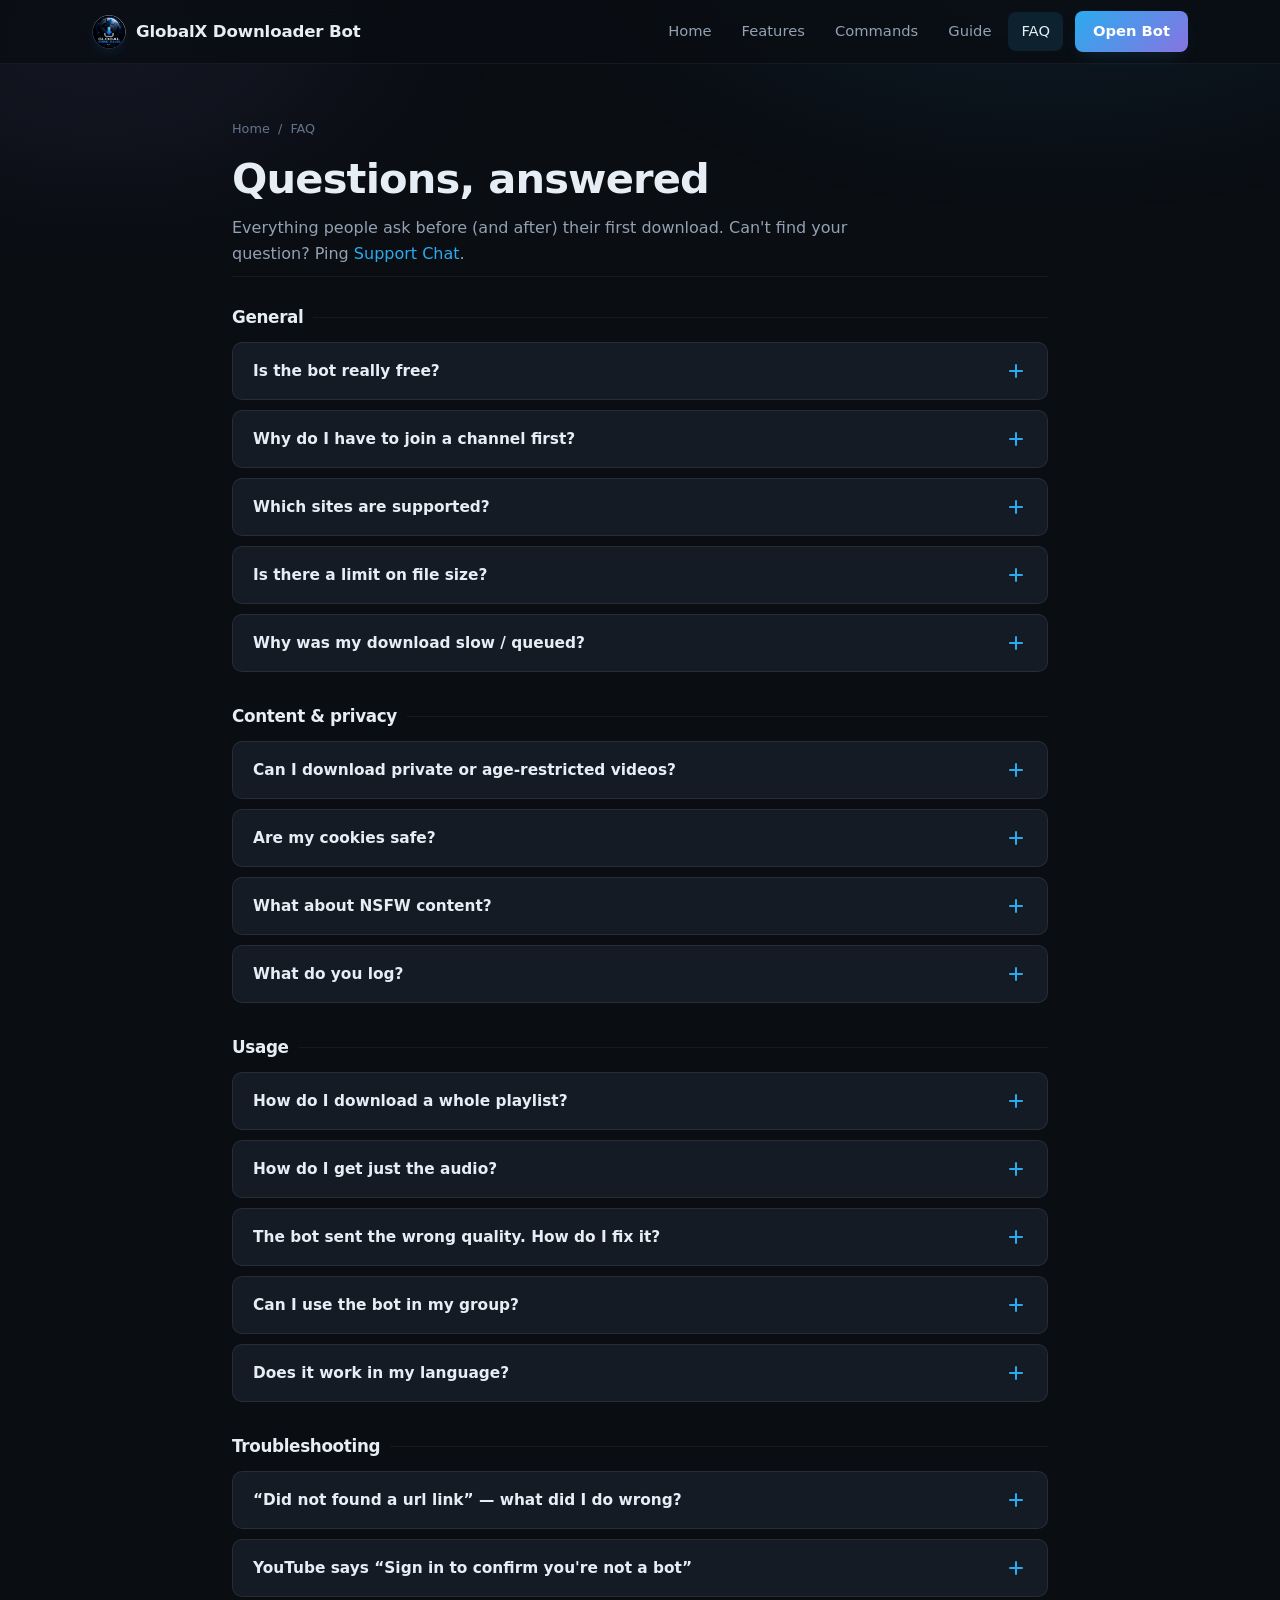
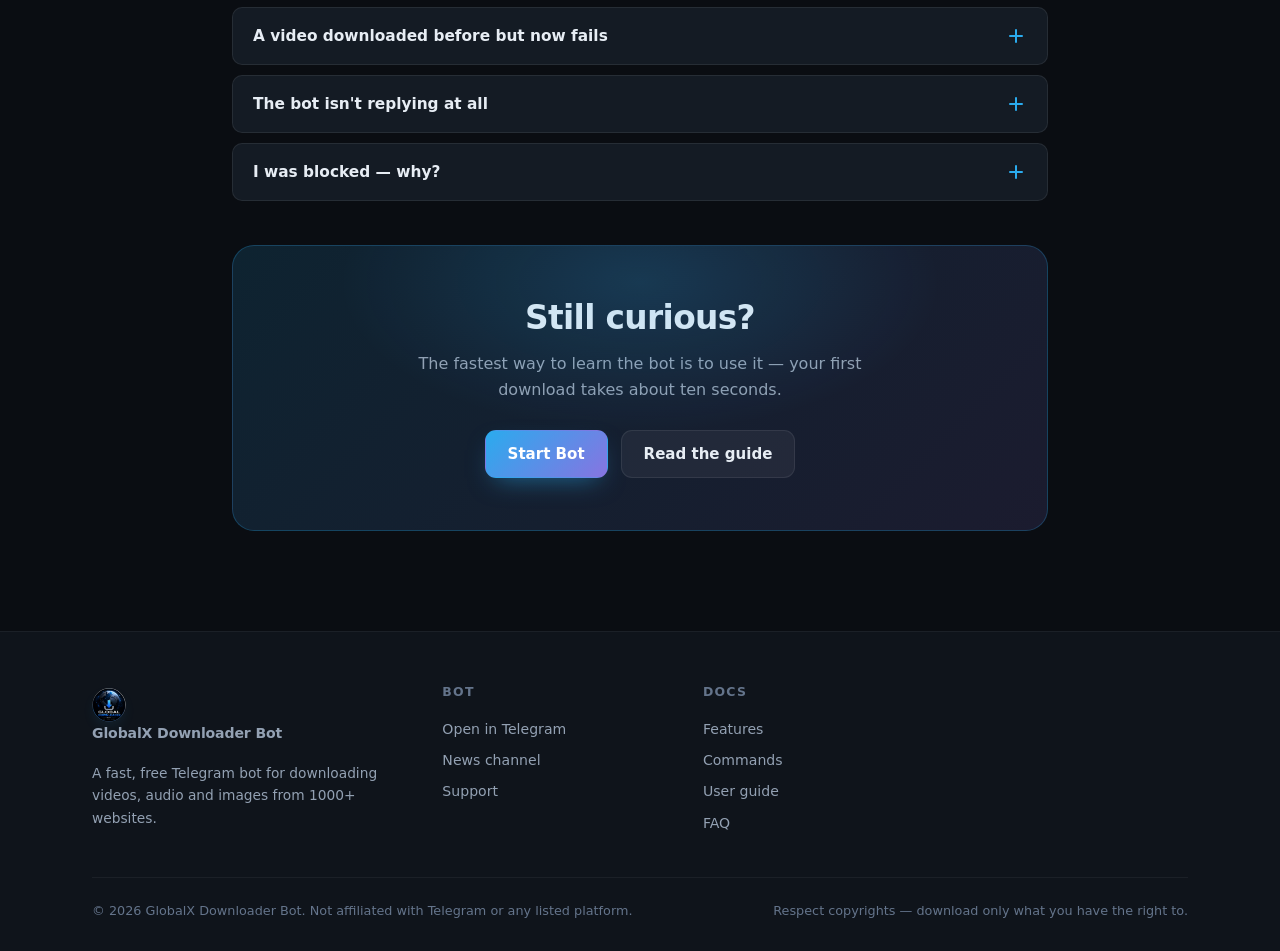
<file: faq.html>
<!DOCTYPE html>
<html lang="en">
<head>
  <meta charset="UTF-8">
  <meta name="viewport" content="width=device-width, initial-scale=1.0">
  <title>FAQ — GlobalX Downloader Bot</title>
  <meta name="description" content="Frequently asked questions about YourBot: pricing, limits, cookies, supported sites, groups, privacy and troubleshooting.">
  <link rel="icon" type="image/svg+xml" href="assets/img/favicon.svg">
  <link rel="stylesheet" href="assets/css/style.css">
</head>
<body>

<nav class="nav">
  <div class="wrap">
    <a class="brand" href="index.html">
      <span class="logo"><img src="assets/img/logo.png" alt="Global Downloader Bot"></span>
      GlobalX Downloader Bot
    </a>
    <button class="burger" aria-label="Menu"><span></span><span></span><span></span></button>
    <div class="nav-links">
      <a href="index.html">Home</a>
      <a href="features.html">Features</a>
      <a href="commands.html">Commands</a>
      <a href="guide.html">Guide</a>
      <a href="faq.html" class="active">FAQ</a>
      <a href="https://t.me/GlobalXdownloaderBot" class="nav-cta" target="_blank" rel="noopener">Open Bot</a>
    </div>
  </div>
</nav>

<div class="wrap" style="max-width:860px;padding-bottom:60px">
  <div class="page-hero">
    <div class="breadcrumb"><a href="index.html">Home</a> &nbsp;/&nbsp; FAQ</div>
    <h1>Questions, answered</h1>
    <p>Everything people ask before (and after) their first download. Can't find your question? Ping <a href="https://t.me/Globall_X_Support" target="_blank" rel="noopener">Support Chat</a>.</p>
  </div>

  <!-- ================= GENERAL ================= -->
  <h3 class="cmd-group-ttl" style="margin-top:30px">General</h3>

  <div class="acc-item">
    <button class="acc-q" aria-expanded="false">Is the bot really free?<span class="pm"></span></button>
    <div class="acc-a"><div class="acc-a-inner">
      <p>Yes — downloading videos, audio and images from public links is completely free, with no watermarks and no ads. The only paid extras in DMs are 🔞 NSFW content and ☁️ cloud-storage files (1 ⭐ = $0.02), and inside groups even those are free.</p>
    </div></div>
  </div>

  <div class="acc-item">
    <button class="acc-q" aria-expanded="false">Why do I have to join a channel first?<span class="pm"></span></button>
    <div class="acc-a"><div class="acc-a-inner">
      <p>The channel (<a href="https://t.me/Globall_X" target="_blank" rel="noopener">@YourChannel</a>) is where updates, downtime notices and new features are announced. Membership is required for DM usage — it keeps abuse down and the bot sustainable. Don't leave afterwards: the bot re-checks and leaving will get you restricted. Groups are exempt from this requirement.</p>
    </div></div>
  </div>

  <div class="acc-item">
    <button class="acc-q" aria-expanded="false">Which sites are supported?<span class="pm"></span></button>
    <div class="acc-a"><div class="acc-a-inner">
      <p>Over 1000 — everything yt-dlp and gallery-dl support: YouTube, Instagram, TikTok, X/Twitter, Facebook, VK, Pinterest, Reddit, Vimeo, Twitch, Rutube, SoundCloud, Dailymotion, Likee, Imgur, DeviantArt, ArtStation and many more. DRM-protected platforms (Netflix, Disney+, Prime Video…) are intentionally blocked, as are banks, messengers and government portals. Not sure about a site? Just send the link.</p>
    </div></div>
  </div>

  <div class="acc-item">
    <button class="acc-q" aria-expanded="false">Is there a limit on file size?<span class="pm"></span></button>
    <div class="acc-a"><div class="acc-a-inner">
      <p>Up to <b>8 GB per file</b> in DMs and <b>16 GB in groups</b>. A single download can run for up to 2 hours (4 in groups), and videos up to 12 hours long are supported. Larger than that? Use <span class="inline-code">/split</span> to cut the file into parts, or <span class="inline-code">/link</span> to grab a direct URL for your download manager.</p>
    </div></div>
  </div>

  <div class="acc-item">
    <button class="acc-q" aria-expanded="false">Why was my download slow / queued?<span class="pm"></span></button>
    <div class="acc-a"><div class="acc-a-inner">
      <p>Rate limits keep the service fast for everyone: <b>5 links/min, 60/hour, 1000/day</b> and 20 commands per minute (all doubled in groups). If you hit a limit, wait a minute and retry. Peak hours can also add a short queue — big files especially.</p>
    </div></div>
  </div>

  <!-- ================= CONTENT ================= -->
  <h3 class="cmd-group-ttl">Content &amp; privacy</h3>

  <div class="acc-item">
    <button class="acc-q" aria-expanded="false">Can I download private or age-restricted videos?<span class="pm"></span></button>
    <div class="acc-a"><div class="acc-a-inner">
      <p>Yes, with cookies. Export your browser cookies as <b>cookie.txt</b> and send the file to the bot (or paste them with <span class="inline-code">/save_as_cookie</span>). The bot then downloads as your logged-in account. Full walkthrough in the <a href="guide.html#cookies">guide</a>.</p>
    </div></div>
  </div>

  <div class="acc-item">
    <button class="acc-q" aria-expanded="false">Are my cookies safe?<span class="pm"></span></button>
    <div class="acc-a"><div class="acc-a-inner">
      <p>Cookies are stored per-user and used only for your own download requests — never shared, never shown to other users. That said, a cookie file is effectively a login key: only send it in the bot's DM, never in groups, and rotate it if you suspect a leak. <span class="inline-code">/clean cookies</span> deletes yours at any time.</p>
    </div></div>
  </div>

  <div class="acc-item">
    <button class="acc-q" aria-expanded="false">What about NSFW content?<span class="pm"></span></button>
    <div class="acc-a"><div class="acc-a-inner">
      <p>Adult content is detected, tagged, and blurred with a spoiler by default (toggle with <span class="inline-code">/nsfw on|off</span>). In DMs it's a paid feature via Telegram Stars (1 ⭐ = $0.02). In groups it's free with full metadata. Illegal content is strictly prohibited and blocked.</p>
    </div></div>
  </div>

  <div class="acc-item">
    <button class="acc-q" aria-expanded="false">What do you log?<span class="pm"></span></button>
    <div class="acc-a"><div class="acc-a-inner">
      <p>In DMs, downloads are logged and cached in private log-channels — this is what makes repeat downloads instant. Group content is <b>not</b> logged or cached (configurable per group). You can wipe your data any time with <span class="inline-code">/clean all</span>.</p>
    </div></div>
  </div>

  <!-- ================= USAGE ================= -->
  <h3 class="cmd-group-ttl">Usage</h3>

  <div class="acc-item">
    <button class="acc-q" aria-expanded="false">How do I download a whole playlist?<span class="pm"></span></button>
    <div class="acc-a"><div class="acc-a-inner">
      <p>Append a range to the URL — e.g. <span class="inline-code">URL*1*50</span> downloads items 1 to 50. Use <span class="inline-code">/vid 3-7 URL</span> for a specific slice. Up to 50 items per run in DM, 100 in groups. Examples for every platform are in the <a href="guide.html#playlists">guide</a>.</p>
    </div></div>
  </div>

  <div class="acc-item">
    <button class="acc-q" aria-expanded="false">How do I get just the audio?<span class="pm"></span></button>
    <div class="acc-a"><div class="acc-a-inner">
      <p>Send <span class="inline-code">/audio URL</span>. The bot extracts the best audio track and sends it as a playable audio message with title and cover where available.</p>
    </div></div>
  </div>

  <div class="acc-item">
    <button class="acc-q" aria-expanded="false">The bot sent the wrong quality. How do I fix it?<span class="pm"></span></button>
    <div class="acc-a"><div class="acc-a-inner">
      <p>Set your preference with <span class="inline-code">/format 1080p</span> (or any height), use <span class="inline-code">/format ask</span> to get a quality menu for every link, or <span class="inline-code">/format best</span> for maximum quality. See all formats a link offers with <span class="inline-code">/list URL</span>.</p>
    </div></div>
  </div>

  <div class="acc-item">
    <button class="acc-q" aria-expanded="false">Can I use the bot in my group?<span class="pm"></span></button>
    <div class="acc-a"><div class="acc-a-inner">
      <p>Please do — it's better there. All limits double, media sorts into topics, <span class="inline-code">/img</span> sends 10-item albums, NSFW is free, and there's no channel-subscription requirement. Add the bot as a member (admin rights recommended) and send <span class="inline-code">/add_bot_to_group</span> in the bot for details.</p>
    </div></div>
  </div>

  <div class="acc-item">
    <button class="acc-q" aria-expanded="false">Does it work in my language?<span class="pm"></span></button>
    <div class="acc-a"><div class="acc-a-inner">
      <p>Probably — the interface speaks 25+ languages: English, Hindi, Arabic, Bengali, German, Spanish, Persian, French, Hausa, Indonesian, Italian, Japanese, Kazakh, Korean, Polish, Portuguese, Russian, Thai, Tagalog, Turkish, Ukrainian, Urdu, Uzbek, Vietnamese and Chinese. Switch with <span class="inline-code">/lang</span>.</p>
    </div></div>
  </div>

  <!-- ================= TROUBLESHOOTING ================= -->
  <h3 class="cmd-group-ttl" id="troubleshooting">Troubleshooting</h3>

  <div class="acc-item">
    <button class="acc-q" aria-expanded="false">“Did not found a url link” — what did I do wrong?<span class="pm"></span></button>
    <div class="acc-a"><div class="acc-a-inner">
      <p>The link needs its scheme: it must start with <span class="inline-code">https://</span> or <span class="inline-code">http://</span>. Re-copy the full URL from your browser's address bar and send it again.</p>
    </div></div>
  </div>

  <div class="acc-item">
    <button class="acc-q" aria-expanded="false">YouTube says “Sign in to confirm you're not a bot”<span class="pm"></span></button>
    <div class="acc-a"><div class="acc-a-inner">
      <p>YouTube occasionally challenges automated requests. Fixes, in order: 1) send fresh cookies (export from a logged-in browser), 2) try <span class="inline-code">/cookie youtube</span> to use the bot's shared cookies, 3) wait and retry — challenges usually expire. The bot also rotates through multiple cookie sources automatically.</p>
    </div></div>
  </div>

  <div class="acc-item">
    <button class="acc-q" aria-expanded="false">A video downloaded before but now fails<span class="pm"></span></button>
    <div class="acc-a"><div class="acc-a-inner">
      <p>Cached links can go stale. Send <span class="inline-code">/uncache URL</span> to drop the cached copy, then resend the link for a fresh download.</p>
    </div></div>
  </div>

  <div class="acc-item">
    <button class="acc-q" aria-expanded="false">The bot isn't replying at all<span class="pm"></span></button>
    <div class="acc-a"><div class="acc-a-inner">
      <p>Quick checklist: 1) Did you press <b>Start</b>? 2) Are you still a member of <a href="https://t.me/Globall_X" target="_blank" rel="noopener">Our Channel</a>? 3) Hit a rate limit? Wait 60 seconds. 4) Still nothing — the bot may be restarting or down for maintenance; check the channel for status posts or contact <a href="https://t.me/Globall_X_Support" target="_blank" rel="noopener">Support Chat</a>.</p>
    </div></div>
  </div>

  <div class="acc-item">
    <button class="acc-q" aria-expanded="false">I was blocked — why?<span class="pm"></span></button>
    <div class="acc-a"><div class="acc-a-inner">
      <p>Blocks happen for leaving the required channel, abusing rate limits, or attempting prohibited content. If you think it's a mistake, message <a href="https://t.me/Globall_X_Support" target="_blank" rel="noopener">Support Chat</a> with your user ID (from @userinfobot).</p>
    </div></div>
  </div>

  <div class="cta-band reveal" style="margin-top:44px">
    <h2>Still curious?</h2>
    <p>The fastest way to learn the bot is to use it — your first download takes about ten seconds.</p>
    <div class="hero-actions">
      <a href="https://t.me/GlobalXdownloaderBot" class="btn btn-primary" target="_blank" rel="noopener">Start Bot</a>
      <a href="guide.html" class="btn btn-ghost">Read the guide</a>
    </div>
  </div>
</div>

<footer>
  <div class="wrap">
    <div class="foot-grid">
      <div class="foot-brand">
        <a class="brand" href="index.html"><span class="logo"><img src="assets/img/logo.png" alt="GlobalX Downloader Bot"></span>GlobalX Downloader Bot</a>
        <p>A fast, free Telegram bot for downloading videos, audio and images from 1000+ websites.</p>
      </div>
      <div><h4>Bot</h4><a href="https://t.me/GlobalXdownloaderBot" target="_blank" rel="noopener">Open in Telegram</a><a href="https://t.me/Globall_X" target="_blank" rel="noopener">News channel</a><a href="https://t.me/Global_X_SohaN" target="_blank" rel="noopener">Support</a></div>
      <div><h4>Docs</h4><a href="features.html">Features</a><a href="commands.html">Commands</a><a href="guide.html">User guide</a><a href="faq.html">FAQ</a></div>
    </div>
    <div class="foot-bottom">
      <span>© <span id="yr">2026</span> GlobalX Downloader Bot. Not affiliated with Telegram or any listed platform.</span>
      <span>Respect copyrights — download only what you have the right to.</span>
    </div>
  </div>
</footer>

<script src="assets/js/main.js"></script>
</body>
</html>
</file>
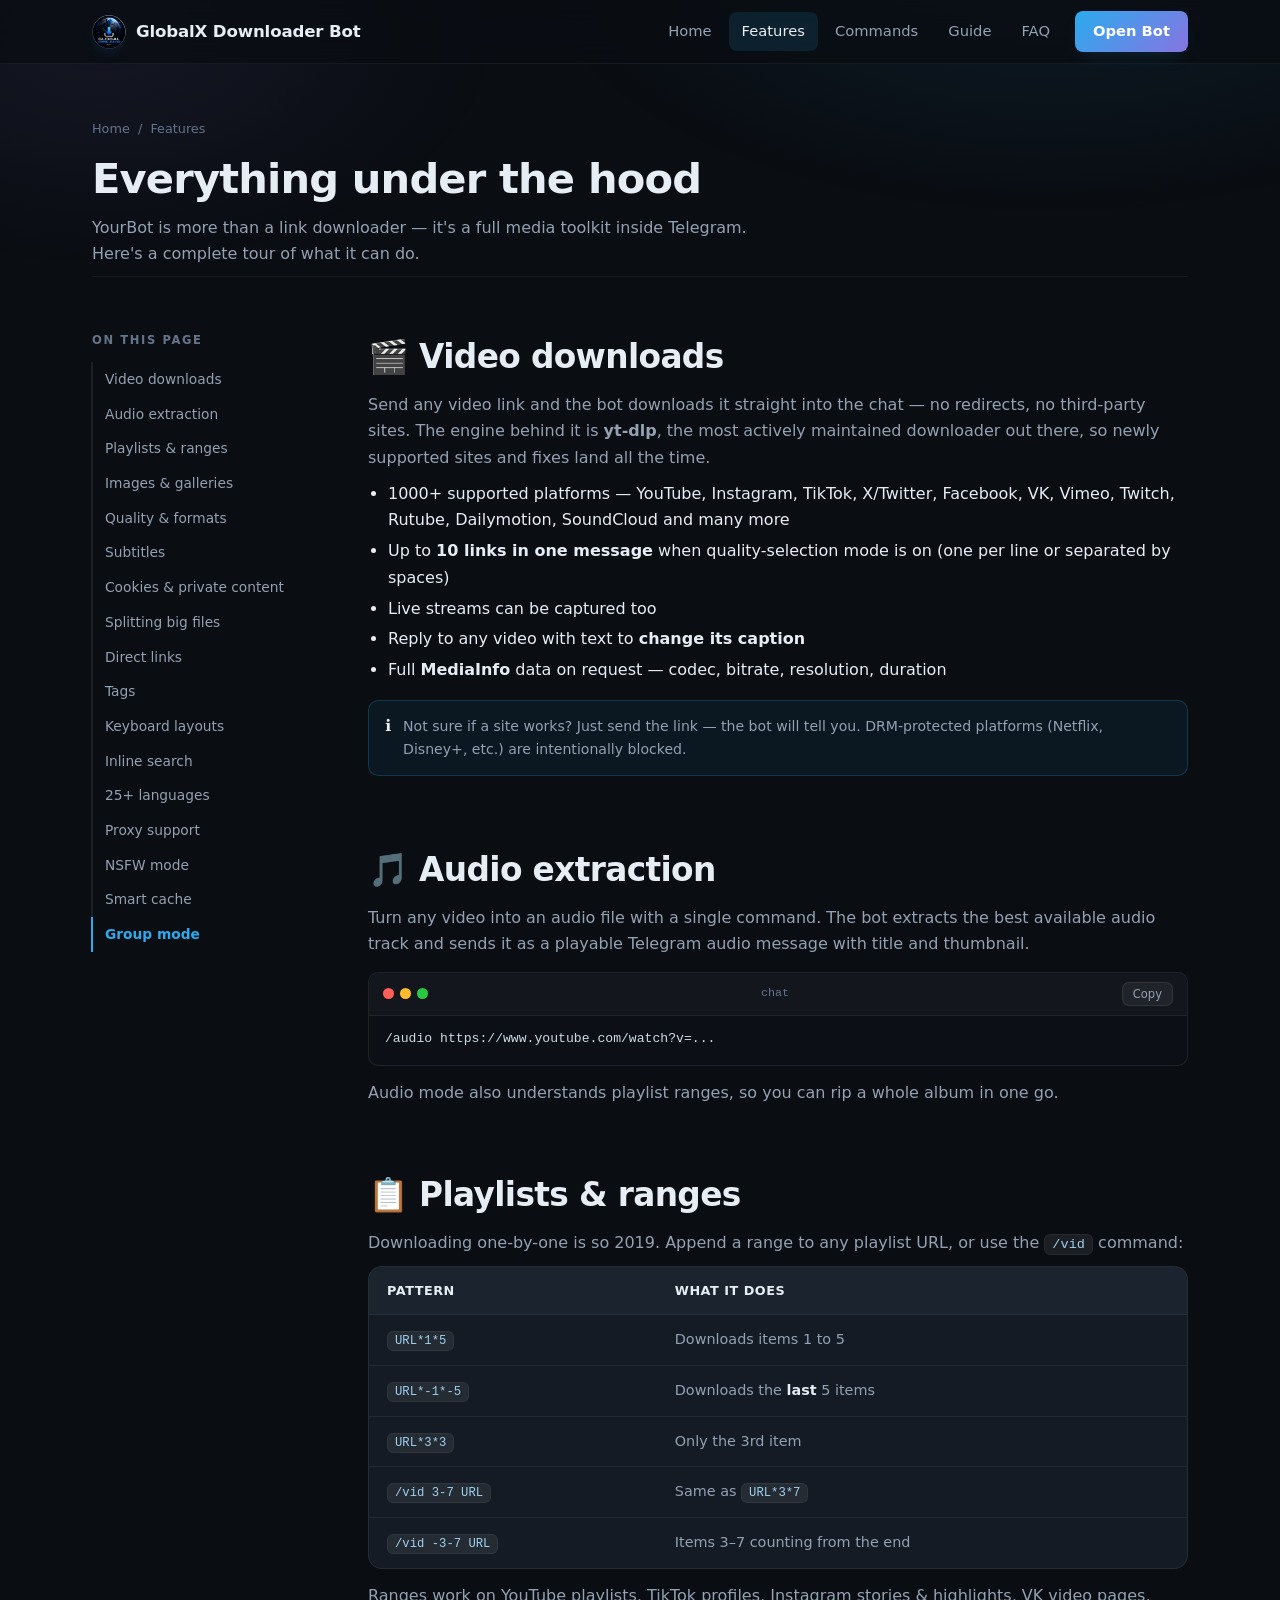
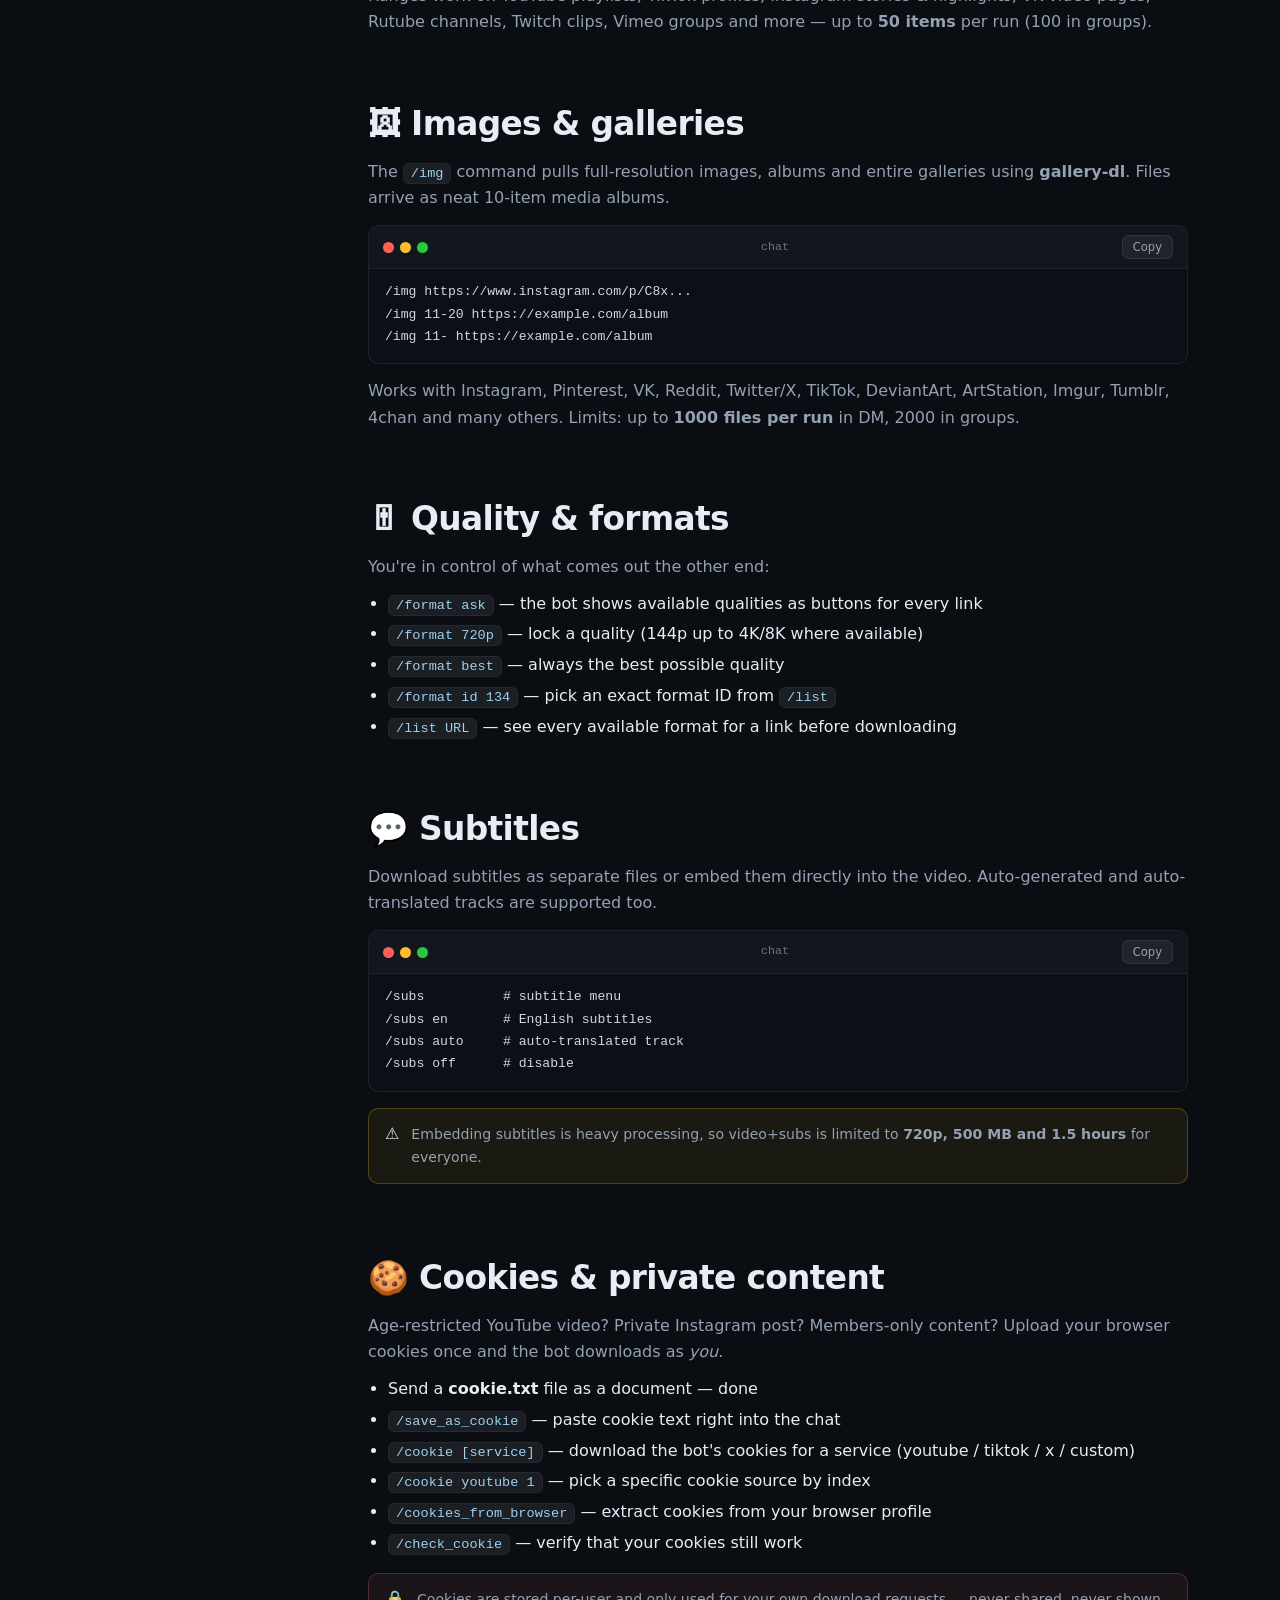
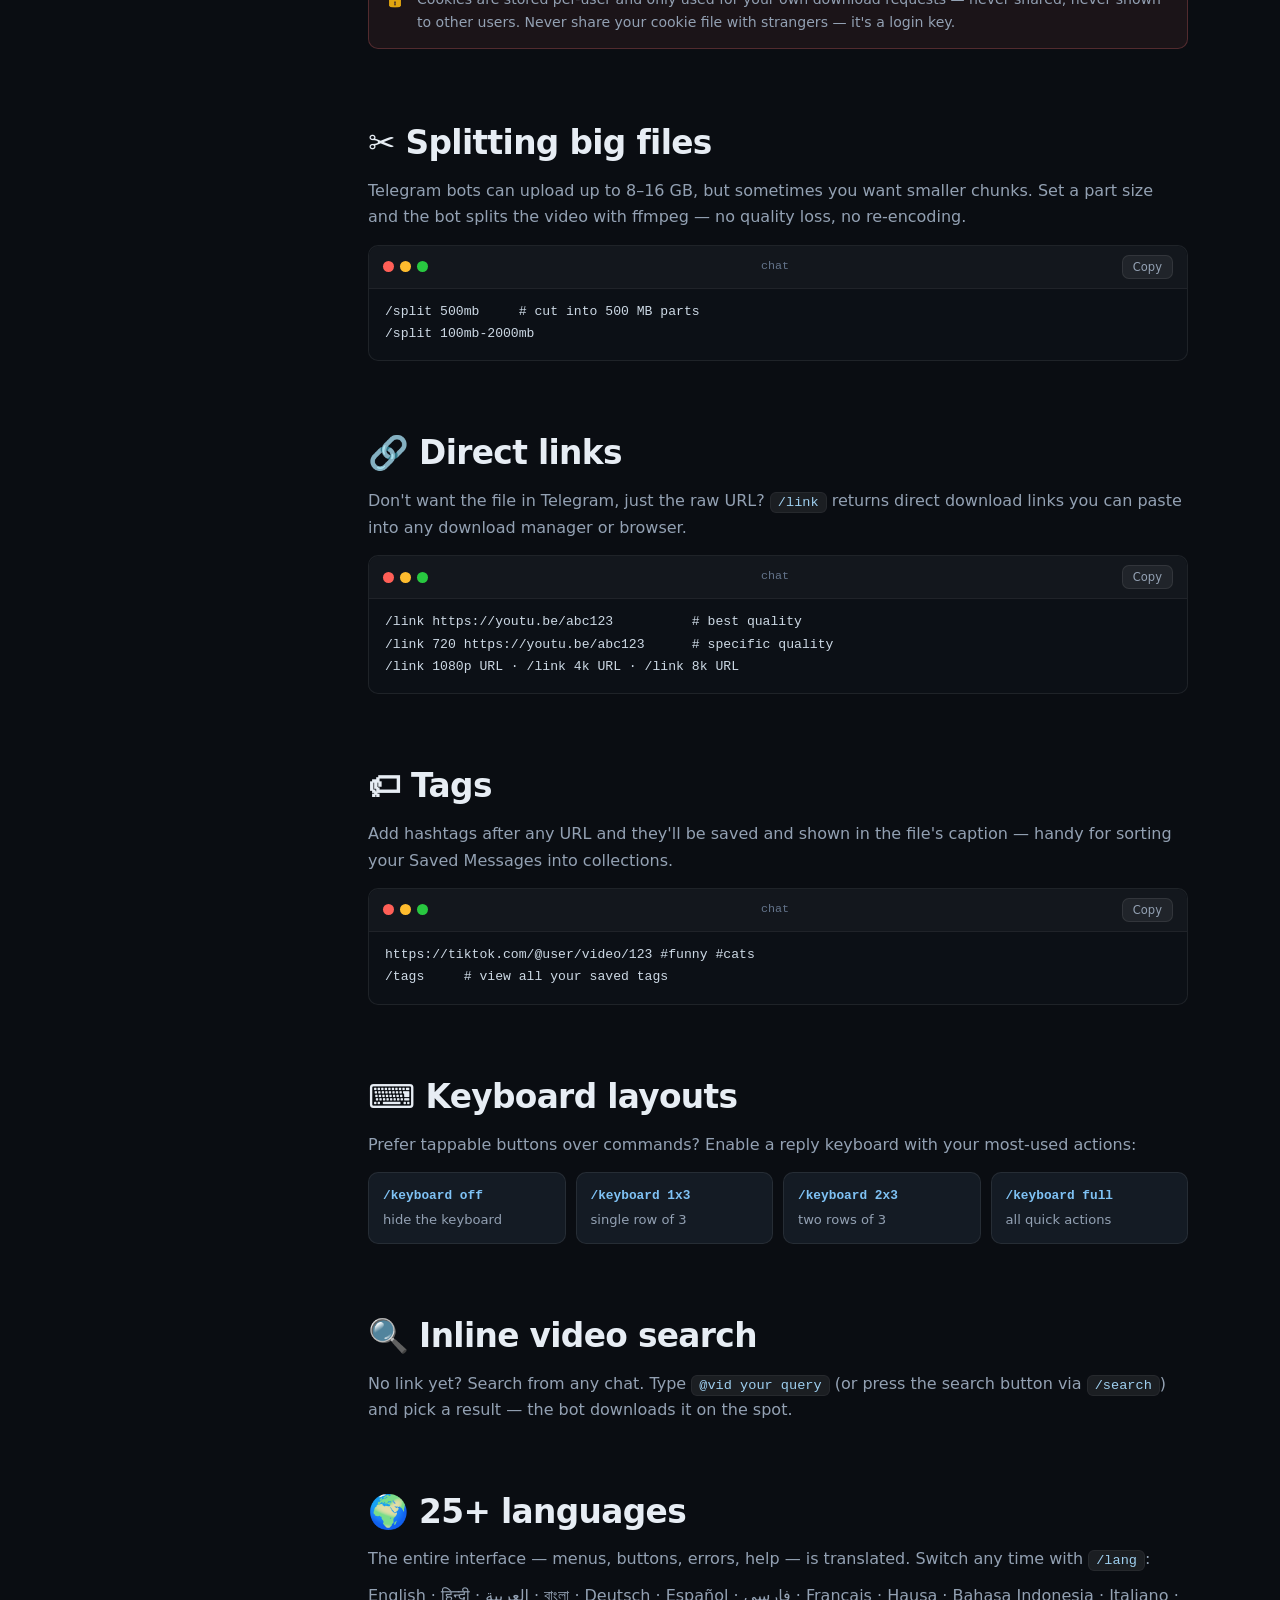
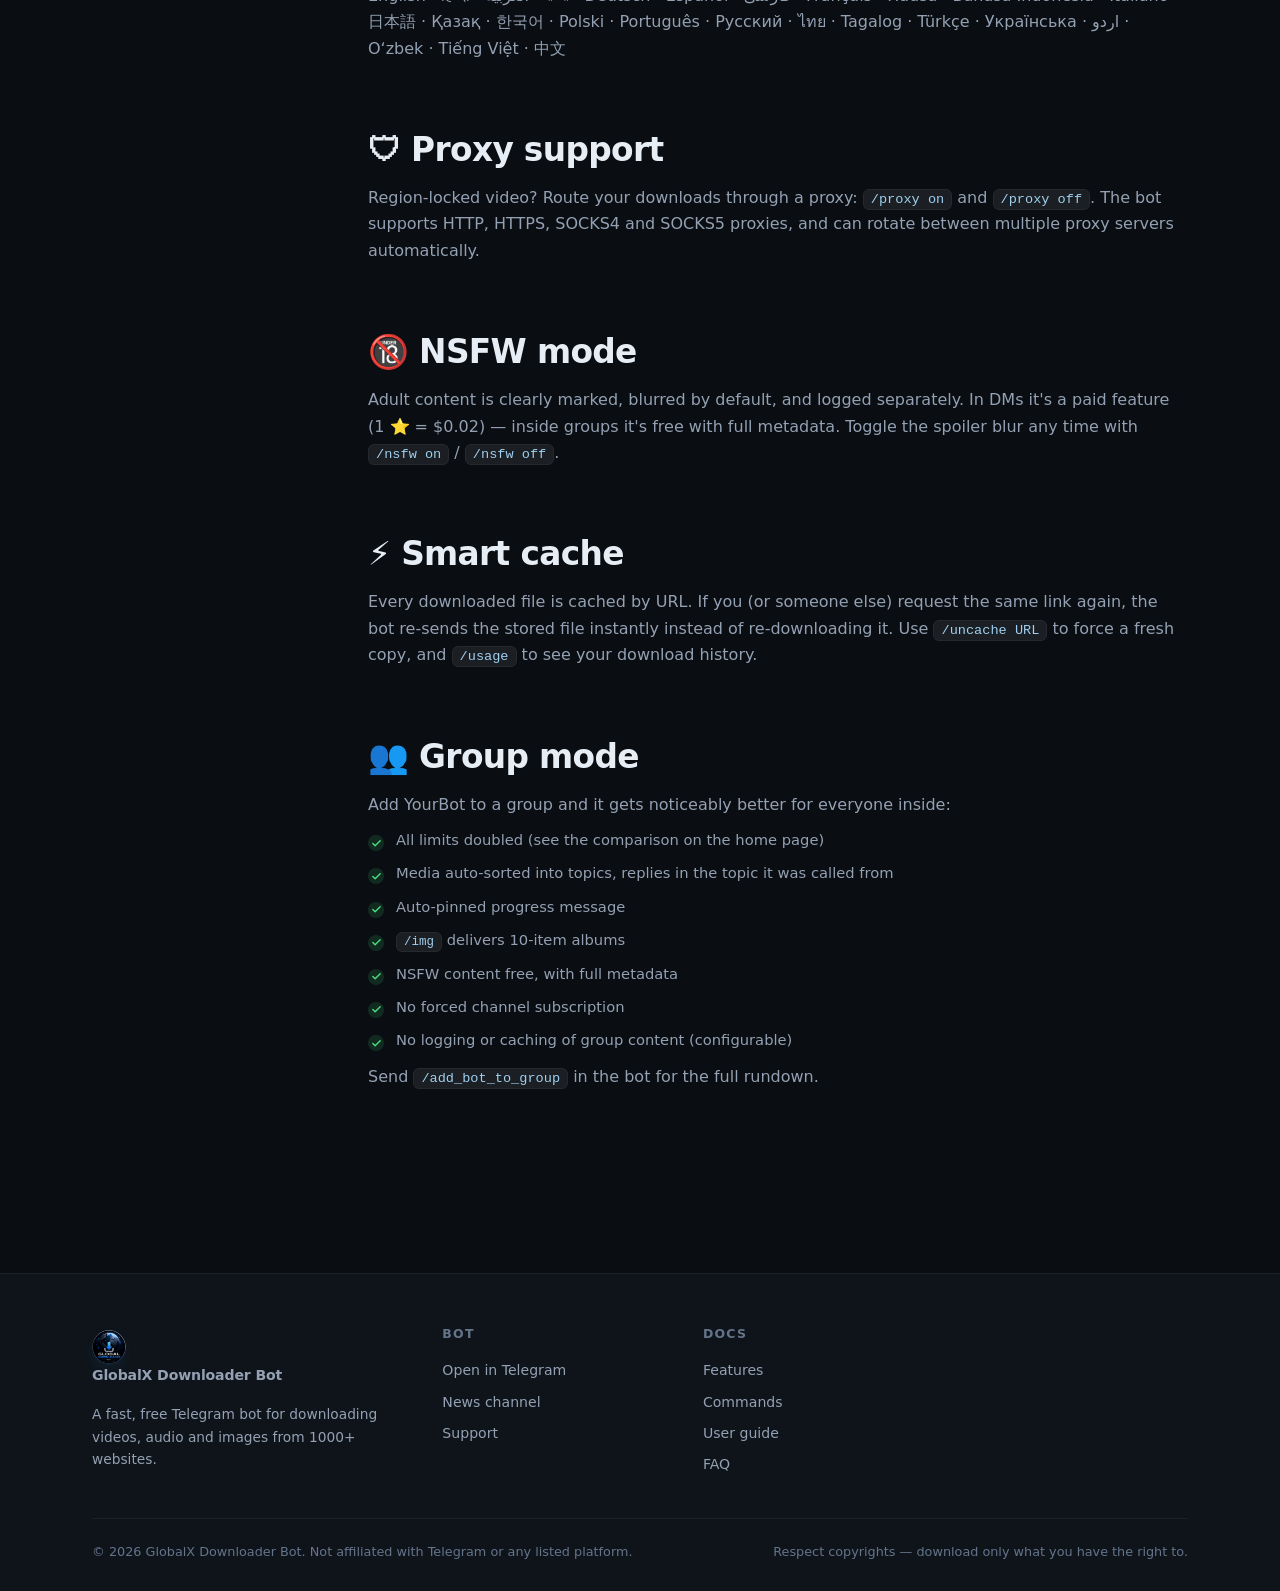
<file: features.html>
<!DOCTYPE html>
<html lang="en">
<head>
  <meta charset="UTF-8">
  <meta name="viewport" content="width=device-width, initial-scale=1.0">
  <title>Features — GlobalX Downloader Bot</title>
  <meta name="description" content="Everything YourBot can do: video & audio downloads, playlists, images, subtitles, cookies for private content, splitting, tags, proxy, 25+ languages and more.">
  <link rel="icon" type="image/svg+xml" href="assets/img/favicon.svg">
  <link rel="stylesheet" href="assets/css/style.css">
</head>
<body>

<nav class="nav">
  <div class="wrap">
    <a class="brand" href="index.html">
      <span class="logo"><img src="assets/img/logo.png" alt="Global Downloader Bot"></span>
      GlobalX Downloader Bot
    </a>
    <button class="burger" aria-label="Menu"><span></span><span></span><span></span></button>
    <div class="nav-links">
      <a href="index.html">Home</a>
      <a href="features.html" class="active">Features</a>
      <a href="commands.html">Commands</a>
      <a href="guide.html">Guide</a>
      <a href="faq.html">FAQ</a>
      <a href="https://t.me/GlobalXdownloaderBot" class="nav-cta" target="_blank" rel="noopener">Open Bot</a>
    </div>
  </div>
</nav>

<div class="wrap">
  <div class="page-hero">
    <div class="breadcrumb"><a href="index.html">Home</a> &nbsp;/&nbsp; Features</div>
    <h1>Everything under the hood</h1>
    <p>YourBot is more than a link downloader — it's a full media toolkit inside Telegram. Here's a complete tour of what it can do.</p>
  </div>

  <div class="docs">
    <!-- TOC -->
    <aside class="toc">
      <div class="toc-ttl">On this page</div>
      <a href="#video">Video downloads</a>
      <a href="#audio">Audio extraction</a>
      <a href="#playlists">Playlists &amp; ranges</a>
      <a href="#images">Images &amp; galleries</a>
      <a href="#quality">Quality &amp; formats</a>
      <a href="#subs">Subtitles</a>
      <a href="#cookies">Cookies &amp; private content</a>
      <a href="#split">Splitting big files</a>
      <a href="#links">Direct links</a>
      <a href="#tags">Tags</a>
      <a href="#keyboard">Keyboard layouts</a>
      <a href="#search">Inline search</a>
      <a href="#languages">25+ languages</a>
      <a href="#proxy">Proxy support</a>
      <a href="#nsfw">NSFW mode</a>
      <a href="#cache">Smart cache</a>
      <a href="#groups">Group mode</a>
    </aside>

    <main class="doc-body">

      <section id="video">
        <h2>🎬 Video downloads</h2>
        <p>Send any video link and the bot downloads it straight into the chat — no redirects, no third-party sites. The engine behind it is <b>yt-dlp</b>, the most actively maintained downloader out there, so newly supported sites and fixes land all the time.</p>
        <ul>
          <li>1000+ supported platforms — YouTube, Instagram, TikTok, X/Twitter, Facebook, VK, Vimeo, Twitch, Rutube, Dailymotion, SoundCloud and many more</li>
          <li>Up to <b>10 links in one message</b> when quality-selection mode is on (one per line or separated by spaces)</li>
          <li>Live streams can be captured too</li>
          <li>Reply to any video with text to <b>change its caption</b></li>
          <li>Full <b>MediaInfo</b> data on request — codec, bitrate, resolution, duration</li>
        </ul>
        <div class="note info"><span class="ni">ℹ️</span><p>Not sure if a site works? Just send the link — the bot will tell you. DRM-protected platforms (Netflix, Disney+, etc.) are intentionally blocked.</p></div>
      </section>

      <section id="audio">
        <h2>🎵 Audio extraction</h2>
        <p>Turn any video into an audio file with a single command. The bot extracts the best available audio track and sends it as a playable Telegram audio message with title and thumbnail.</p>
        <div class="codebox">
          <div class="cb-head"><span class="dots"><i></i><i></i><i></i></span><span class="ttl">chat</span><button class="copy-btn" data-copy>Copy</button></div>
          <pre>/audio https://www.youtube.com/watch?v=...</pre>
        </div>
        <p>Audio mode also understands playlist ranges, so you can rip a whole album in one go.</p>
      </section>

      <section id="playlists">
        <h2>📋 Playlists &amp; ranges</h2>
        <p>Downloading one-by-one is so 2019. Append a range to any playlist URL, or use the <span class="inline-code">/vid</span> command:</p>
        <div class="tbl-wrap">
          <table>
            <thead><tr><th>Pattern</th><th>What it does</th></tr></thead>
            <tbody>
              <tr><td><span class="inline-code">URL*1*5</span></td><td>Downloads items 1 to 5</td></tr>
              <tr><td><span class="inline-code">URL*-1*-5</span></td><td>Downloads the <b>last</b> 5 items</td></tr>
              <tr><td><span class="inline-code">URL*3*3</span></td><td>Only the 3rd item</td></tr>
              <tr><td><span class="inline-code">/vid 3-7 URL</span></td><td>Same as <span class="inline-code">URL*3*7</span></td></tr>
              <tr><td><span class="inline-code">/vid -3-7 URL</span></td><td>Items 3–7 counting from the end</td></tr>
            </tbody>
          </table>
        </div>
        <p style="margin-top:14px">Ranges work on YouTube playlists, TikTok profiles, Instagram stories &amp; highlights, VK video pages, Rutube channels, Twitch clips, Vimeo groups and more — up to <b>50 items</b> per run (100 in groups).</p>
      </section>

      <section id="images">
        <h2>🖼 Images &amp; galleries</h2>
        <p>The <span class="inline-code">/img</span> command pulls full-resolution images, albums and entire galleries using <b>gallery-dl</b>. Files arrive as neat 10-item media albums.</p>
        <div class="codebox">
          <div class="cb-head"><span class="dots"><i></i><i></i><i></i></span><span class="ttl">chat</span><button class="copy-btn" data-copy>Copy</button></div>
          <pre>/img https://www.instagram.com/p/C8x...
/img 11-20 https://example.com/album
/img 11- https://example.com/album</pre>
        </div>
        <p>Works with Instagram, Pinterest, VK, Reddit, Twitter/X, TikTok, DeviantArt, ArtStation, Imgur, Tumblr, 4chan and many others. Limits: up to <b>1000 files per run</b> in DM, 2000 in groups.</p>
      </section>

      <section id="quality">
        <h2>🎚 Quality &amp; formats</h2>
        <p>You're in control of what comes out the other end:</p>
        <ul>
          <li><span class="inline-code">/format ask</span> — the bot shows available qualities as buttons for every link</li>
          <li><span class="inline-code">/format 720p</span> — lock a quality (144p up to 4K/8K where available)</li>
          <li><span class="inline-code">/format best</span> — always the best possible quality</li>
          <li><span class="inline-code">/format id 134</span> — pick an exact format ID from <span class="inline-code">/list</span></li>
          <li><span class="inline-code">/list URL</span> — see every available format for a link before downloading</li>
        </ul>
      </section>

      <section id="subs">
        <h2>💬 Subtitles</h2>
        <p>Download subtitles as separate files or embed them directly into the video. Auto-generated and auto-translated tracks are supported too.</p>
        <div class="codebox">
          <div class="cb-head"><span class="dots"><i></i><i></i><i></i></span><span class="ttl">chat</span><button class="copy-btn" data-copy>Copy</button></div>
          <pre>/subs          # subtitle menu
/subs en       # English subtitles
/subs auto     # auto-translated track
/subs off      # disable</pre>
        </div>
        <div class="note warn"><span class="ni">⚠️</span><p>Embedding subtitles is heavy processing, so video+subs is limited to <b>720p, 500 MB and 1.5 hours</b> for everyone.</p></div>
      </section>

      <section id="cookies">
        <h2>🍪 Cookies &amp; private content</h2>
        <p>Age-restricted YouTube video? Private Instagram post? Members-only content? Upload your browser cookies once and the bot downloads as <i>you</i>.</p>
        <ul>
          <li>Send a <b>cookie.txt</b> file as a document — done</li>
          <li><span class="inline-code">/save_as_cookie</span> — paste cookie text right into the chat</li>
          <li><span class="inline-code">/cookie [service]</span> — download the bot's cookies for a service (youtube / tiktok / x / custom)</li>
          <li><span class="inline-code">/cookie youtube 1</span> — pick a specific cookie source by index</li>
          <li><span class="inline-code">/cookies_from_browser</span> — extract cookies from your browser profile</li>
          <li><span class="inline-code">/check_cookie</span> — verify that your cookies still work</li>
        </ul>
        <div class="note danger"><span class="ni">🔒</span><p>Cookies are stored per-user and only used for your own download requests — never shared, never shown to other users. Never share your cookie file with strangers — it's a login key.</p></div>
      </section>

      <section id="split">
        <h2>✂️ Splitting big files</h2>
        <p>Telegram bots can upload up to 8–16 GB, but sometimes you want smaller chunks. Set a part size and the bot splits the video with ffmpeg — no quality loss, no re-encoding.</p>
        <div class="codebox">
          <div class="cb-head"><span class="dots"><i></i><i></i><i></i></span><span class="ttl">chat</span><button class="copy-btn" data-copy>Copy</button></div>
          <pre>/split 500mb     # cut into 500 MB parts
/split 100mb-2000mb</pre>
        </div>
      </section>

      <section id="links">
        <h2>🔗 Direct links</h2>
        <p>Don't want the file in Telegram, just the raw URL? <span class="inline-code">/link</span> returns direct download links you can paste into any download manager or browser.</p>
        <div class="codebox">
          <div class="cb-head"><span class="dots"><i></i><i></i><i></i></span><span class="ttl">chat</span><button class="copy-btn" data-copy>Copy</button></div>
          <pre>/link https://youtu.be/abc123          # best quality
/link 720 https://youtu.be/abc123      # specific quality
/link 1080p URL · /link 4k URL · /link 8k URL</pre>
        </div>
      </section>

      <section id="tags">
        <h2>🏷 Tags</h2>
        <p>Add hashtags after any URL and they'll be saved and shown in the file's caption — handy for sorting your Saved Messages into collections.</p>
        <div class="codebox">
          <div class="cb-head"><span class="dots"><i></i><i></i><i></i></span><span class="ttl">chat</span><button class="copy-btn" data-copy>Copy</button></div>
          <pre>https://tiktok.com/@user/video/123 #funny #cats
/tags     # view all your saved tags</pre>
        </div>
      </section>

      <section id="keyboard">
        <h2>⌨️ Keyboard layouts</h2>
        <p>Prefer tappable buttons over commands? Enable a reply keyboard with your most-used actions:</p>
        <div class="kbd-grid">
          <div class="kbd-tile"><b>/keyboard off</b>hide the keyboard</div>
          <div class="kbd-tile"><b>/keyboard 1x3</b>single row of 3</div>
          <div class="kbd-tile"><b>/keyboard 2x3</b>two rows of 3</div>
          <div class="kbd-tile"><b>/keyboard full</b>all quick actions</div>
        </div>
      </section>

      <section id="search">
        <h2>🔍 Inline video search</h2>
        <p>No link yet? Search from any chat. Type <span class="inline-code">@vid your query</span> (or press the search button via <span class="inline-code">/search</span>) and pick a result — the bot downloads it on the spot.</p>
      </section>

      <section id="languages">
        <h2>🌍 25+ languages</h2>
        <p>The entire interface — menus, buttons, errors, help — is translated. Switch any time with <span class="inline-code">/lang</span>:</p>
        <p style="margin-top:8px">English · हिन्दी · العربية · বাংলা · Deutsch · Español · فارسی · Français · Hausa · Bahasa Indonesia · Italiano · 日本語 · Қазақ · 한국어 · Polski · Português · Русский · ไทย · Tagalog · Türkçe · Українська · اردو · Oʻzbek · Tiếng Việt · 中文</p>
      </section>

      <section id="proxy">
        <h2>🛡 Proxy support</h2>
        <p>Region-locked video? Route your downloads through a proxy: <span class="inline-code">/proxy on</span> and <span class="inline-code">/proxy off</span>. The bot supports HTTP, HTTPS, SOCKS4 and SOCKS5 proxies, and can rotate between multiple proxy servers automatically.</p>
      </section>

      <section id="nsfw">
        <h2>🔞 NSFW mode</h2>
        <p>Adult content is clearly marked, blurred by default, and logged separately. In DMs it's a paid feature (1 ⭐ = $0.02) — inside groups it's free with full metadata. Toggle the spoiler blur any time with <span class="inline-code">/nsfw on</span> / <span class="inline-code">/nsfw off</span>.</p>
      </section>

      <section id="cache">
        <h2>⚡ Smart cache</h2>
        <p>Every downloaded file is cached by URL. If you (or someone else) request the same link again, the bot re-sends the stored file instantly instead of re-downloading it. Use <span class="inline-code">/uncache URL</span> to force a fresh copy, and <span class="inline-code">/usage</span> to see your download history.</p>
      </section>

      <section id="groups">
        <h2>👥 Group mode</h2>
        <p>Add YourBot to a group and it gets noticeably better for everyone inside:</p>
        <ul class="list-check">
          <li>All limits doubled (see the comparison on the home page)</li>
          <li>Media auto-sorted into topics, replies in the topic it was called from</li>
          <li>Auto-pinned progress message</li>
          <li><span class="inline-code">/img</span> delivers 10-item albums</li>
          <li>NSFW content free, with full metadata</li>
          <li>No forced channel subscription</li>
          <li>No logging or caching of group content (configurable)</li>
        </ul>
        <p style="margin-top:12px">Send <span class="inline-code">/add_bot_to_group</span> in the bot for the full rundown.</p>
      </section>

    </main>
  </div>
</div>

<footer>
  <div class="wrap">
    <div class="foot-grid">
      <div class="foot-brand">
        <a class="brand" href="index.html"><span class="logo"><img src="assets/img/logo.png" alt="GlobalX Downloader Bot"></span>GlobalX Downloader Bot</a>
        <p>A fast, free Telegram bot for downloading videos, audio and images from 1000+ websites.</p>
      </div>
      <div><h4>Bot</h4><a href="https://t.me/GlobalXdownloaderBot" target="_blank" rel="noopener">Open in Telegram</a><a href="https://t.me/Globall_X" target="_blank" rel="noopener">News channel</a><a href="https://t.me/Global_X_SohaN" target="_blank" rel="noopener">Support</a></div>
      <div><h4>Docs</h4><a href="features.html">Features</a><a href="commands.html">Commands</a><a href="guide.html">User guide</a><a href="faq.html">FAQ</a></div>
    </div>
    <div class="foot-bottom">
      <span>© <span id="yr">2026</span> GlobalX Downloader Bot. Not affiliated with Telegram or any listed platform.</span>
      <span>Respect copyrights — download only what you have the right to.</span>
    </div>
  </div>
</footer>

<script src="assets/js/main.js"></script>
</body>
</html>
</file>
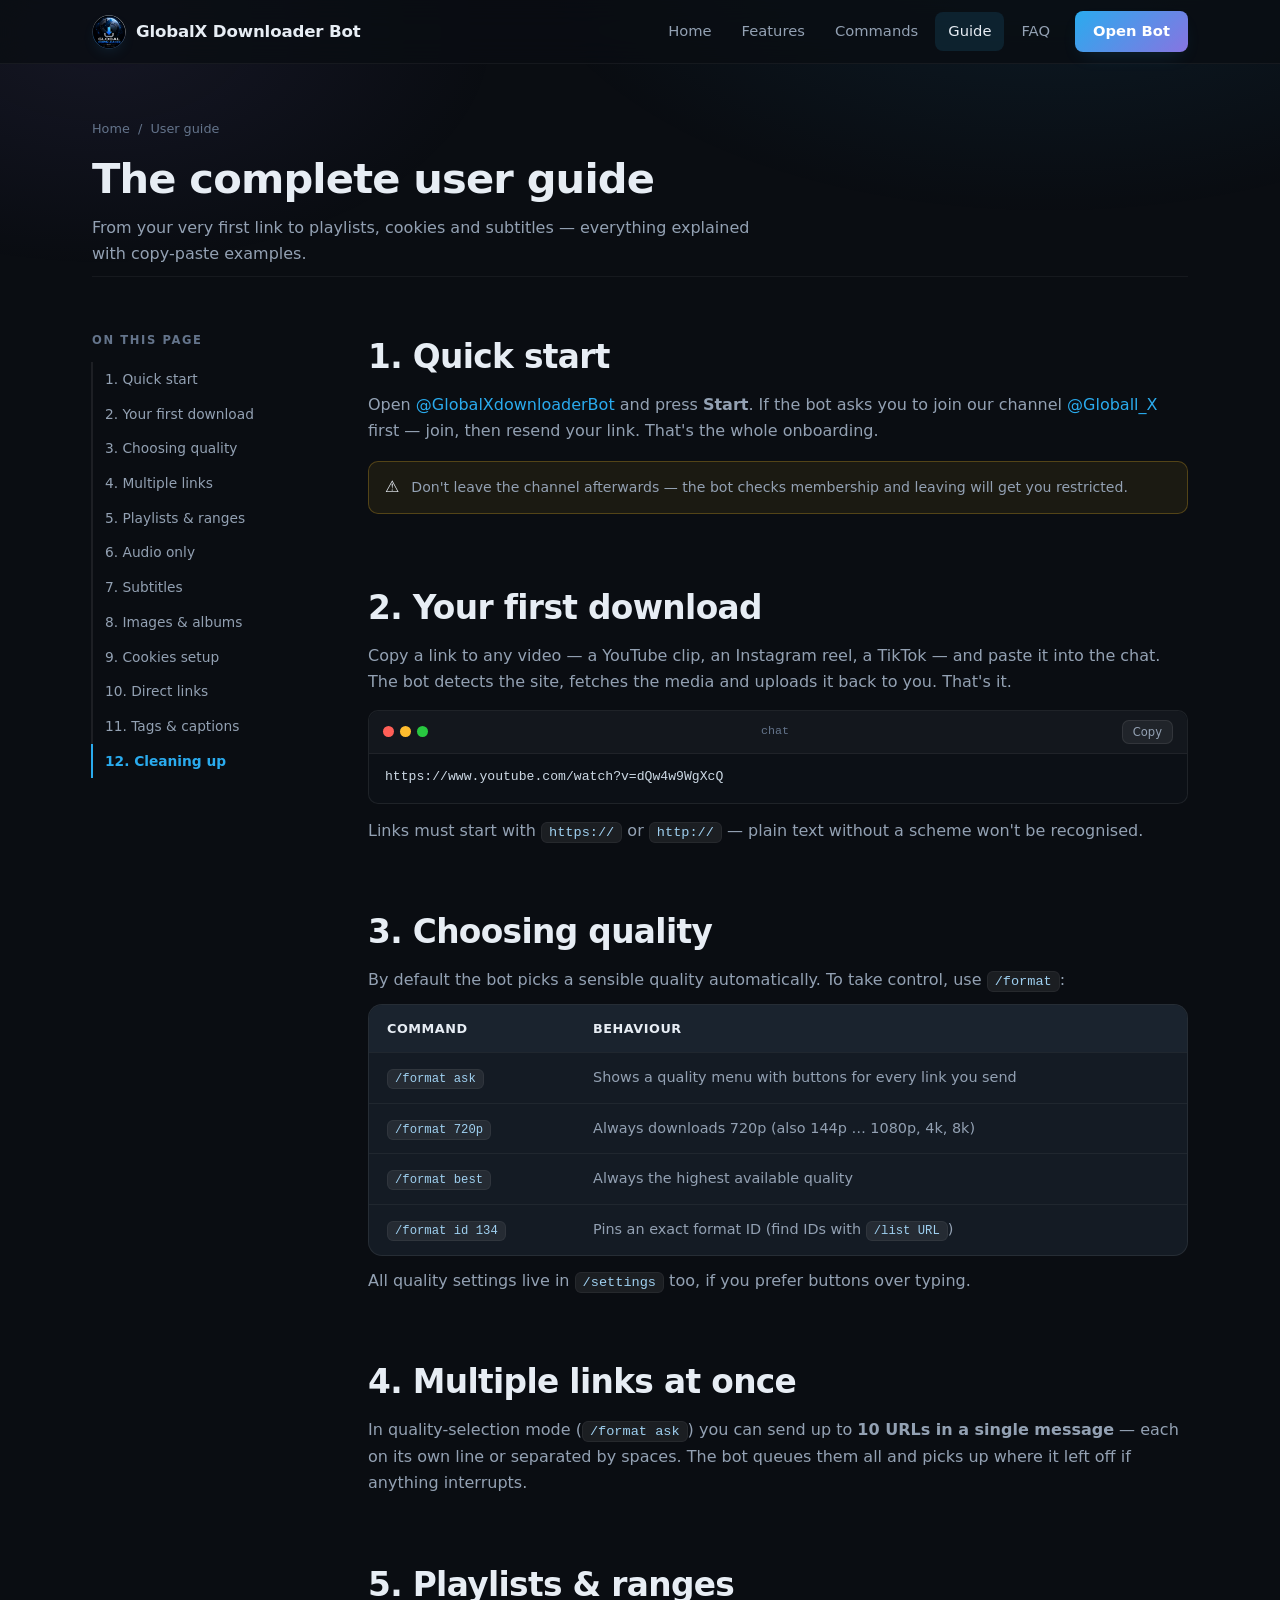
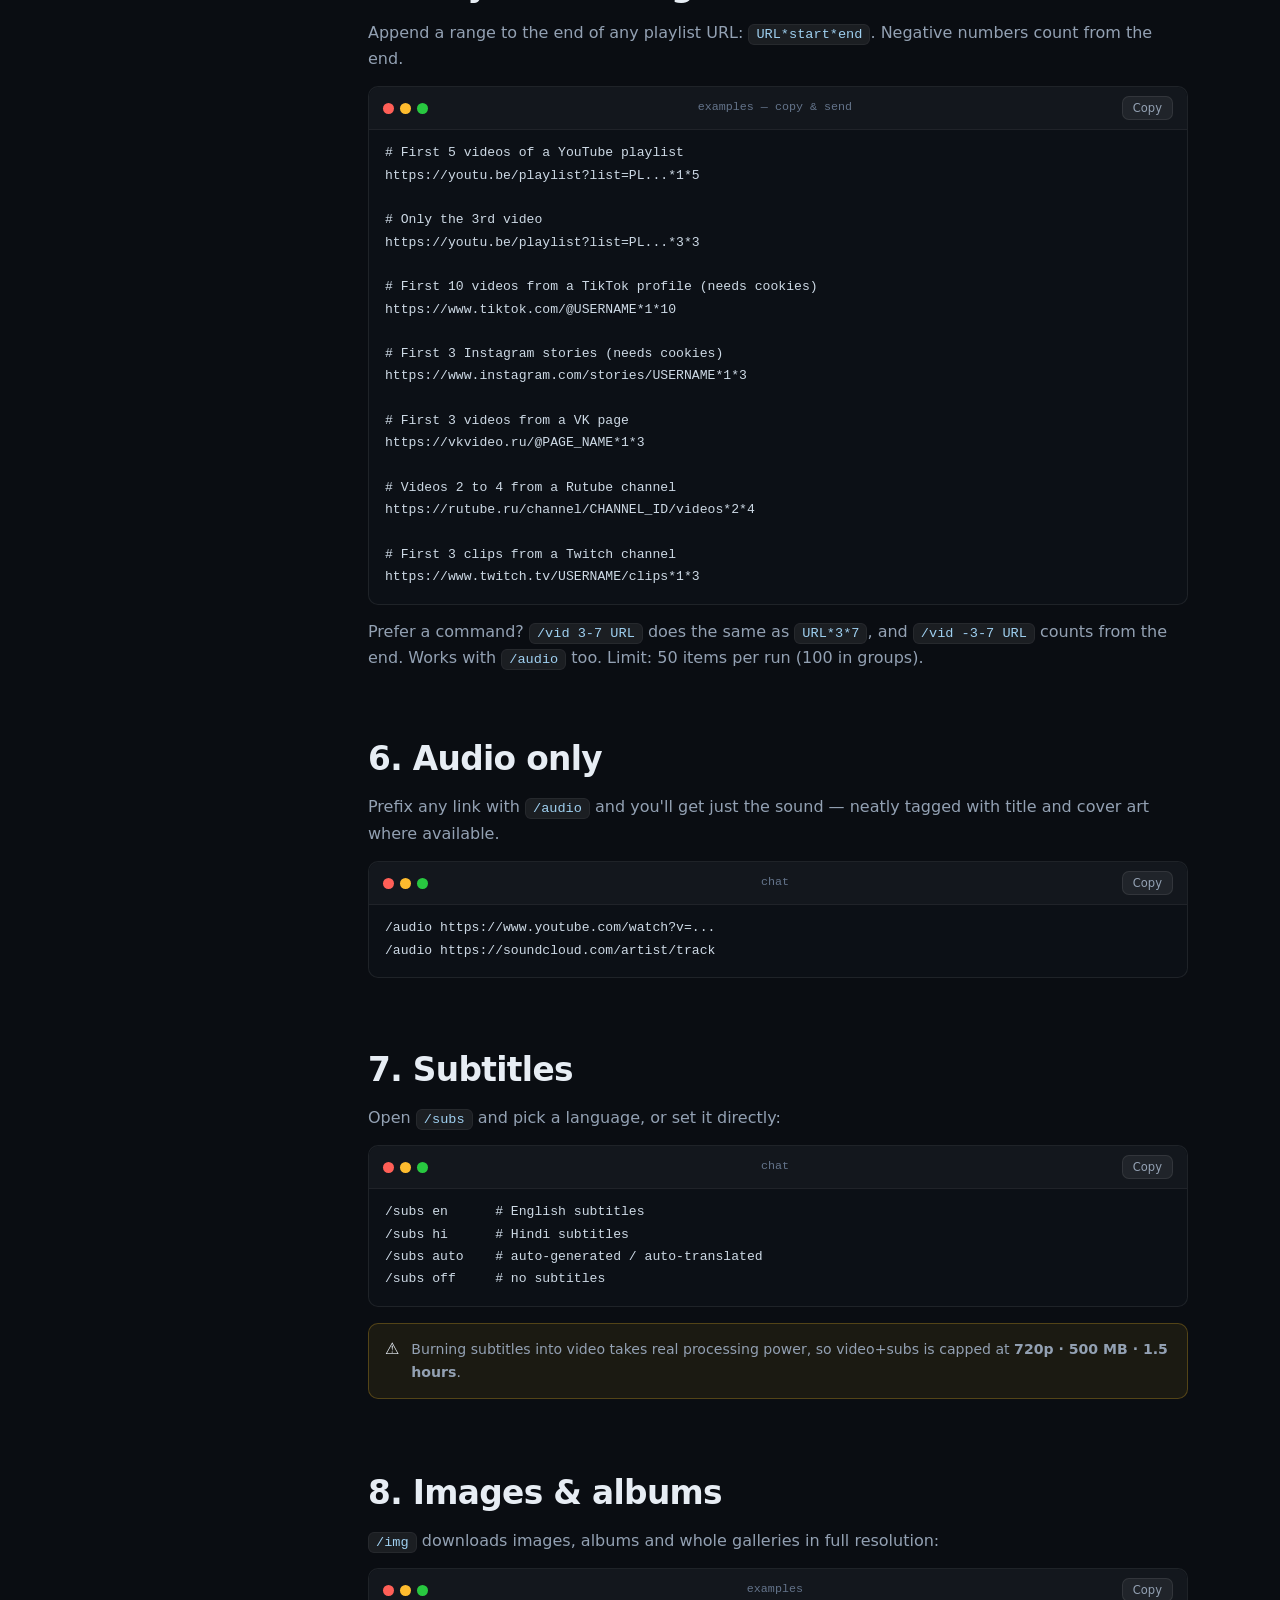
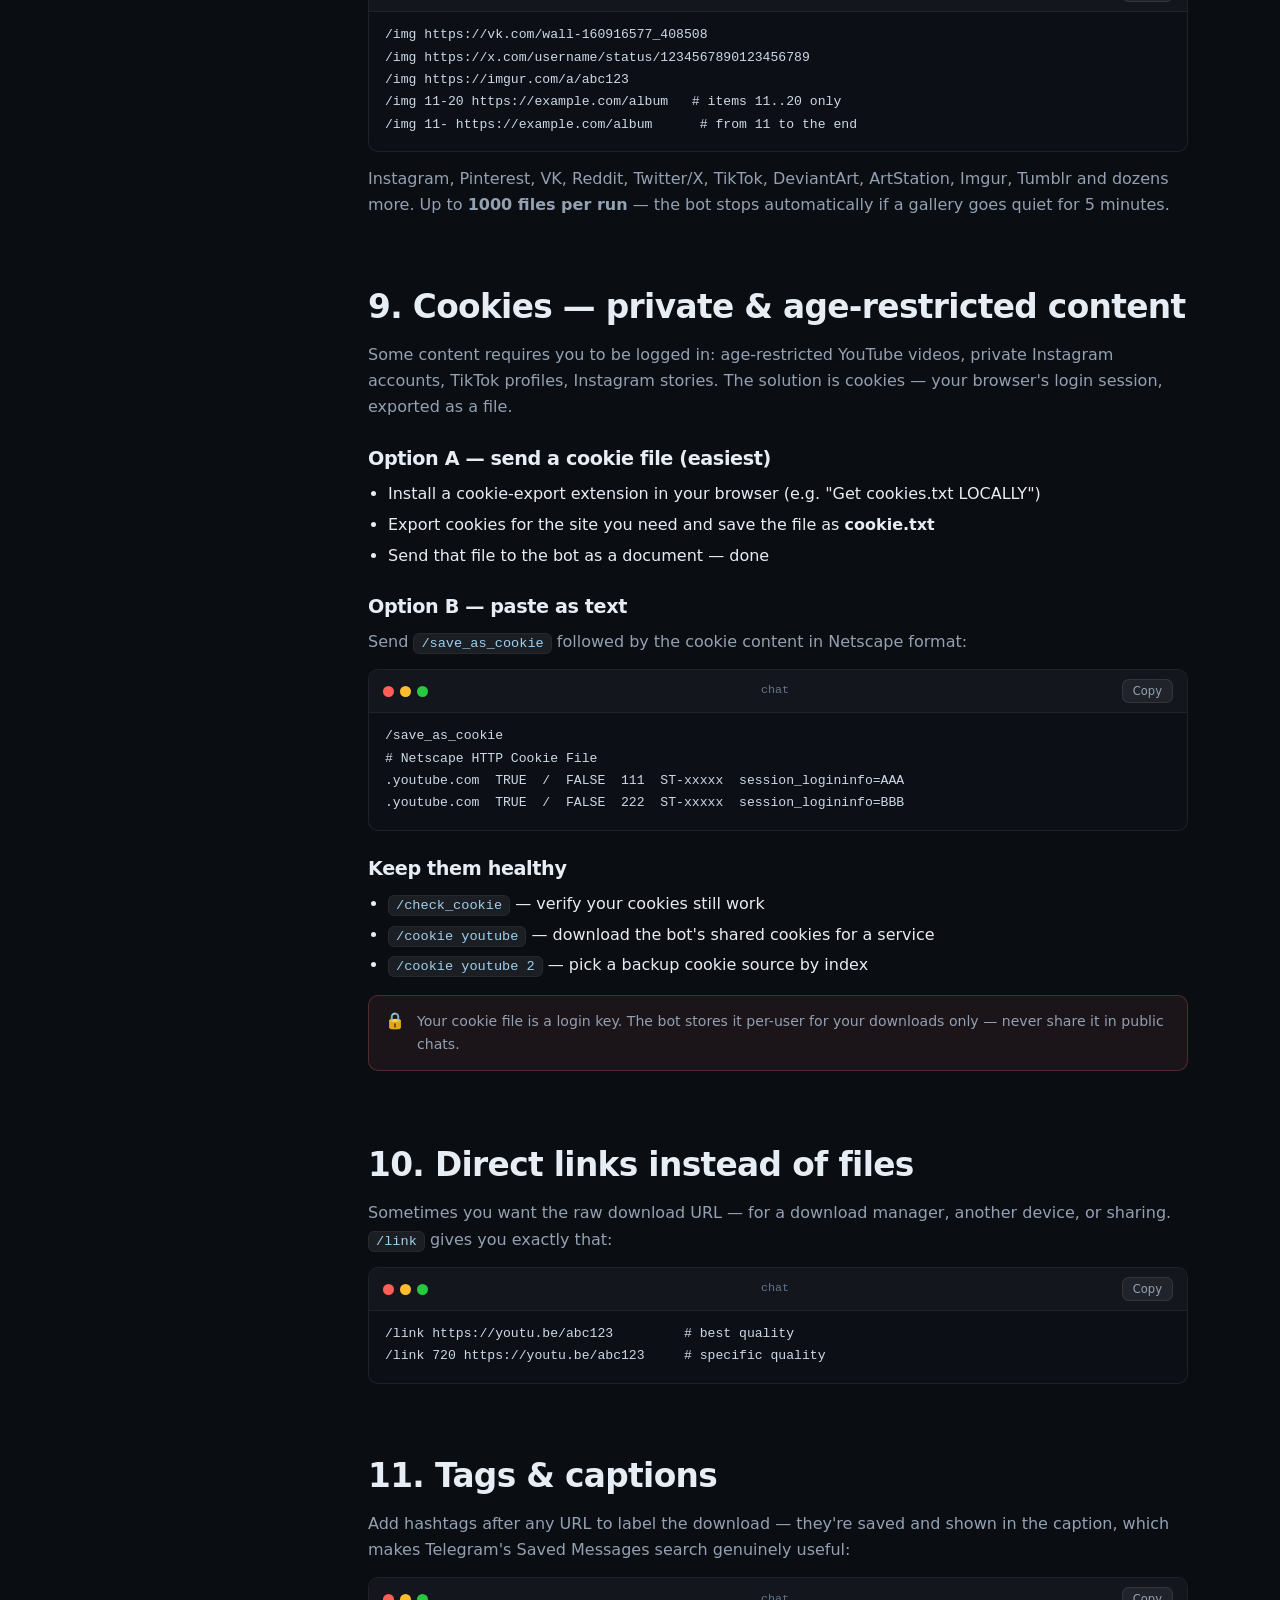
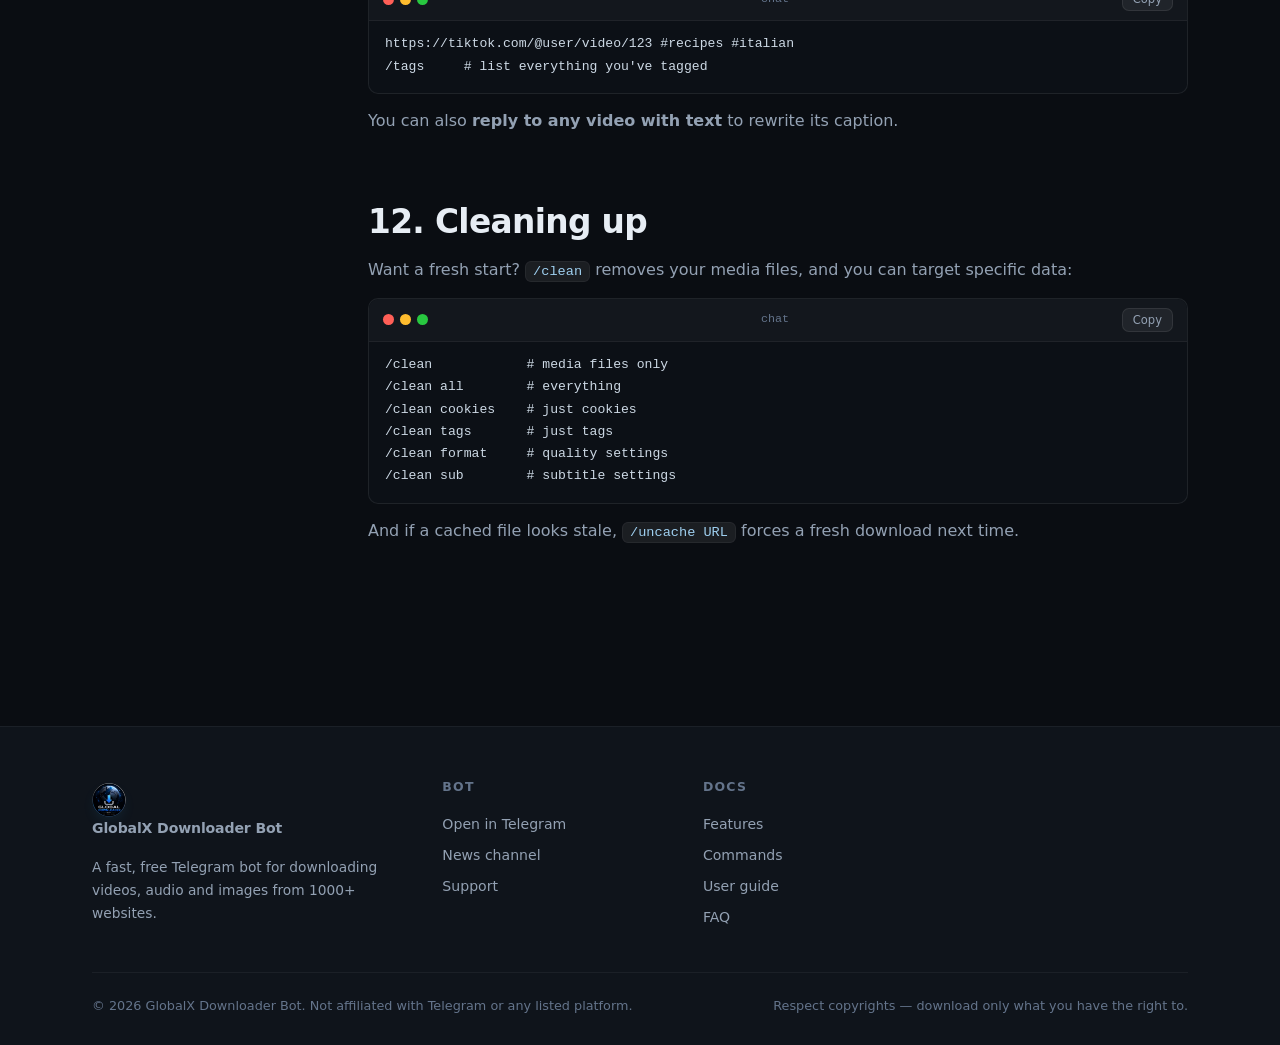
<file: guide.html>
<!DOCTYPE html>
<html lang="en">
<head>
  <meta charset="UTF-8">
  <meta name="viewport" content="width=device-width, initial-scale=1.0">
  <title>User Guide — GlobalX Downloader Bot</title>
  <meta name="description" content="Step-by-step guide to YourBot: first download, quality selection, playlists, audio, subtitles, image galleries, cookies for private content and tags.">
  <link rel="icon" type="image/svg+xml" href="assets/img/favicon.svg">
  <link rel="stylesheet" href="assets/css/style.css">
</head>
<body>

<nav class="nav">
  <div class="wrap">
    <a class="brand" href="index.html">
      <span class="logo"><img src="assets/img/logo.png" alt="Global Downloader Bot"></span>
      GlobalX Downloader Bot
    </a>
    <button class="burger" aria-label="Menu"><span></span><span></span><span></span></button>
    <div class="nav-links">
      <a href="index.html">Home</a>
      <a href="features.html">Features</a>
      <a href="commands.html">Commands</a>
      <a href="guide.html" class="active">Guide</a>
      <a href="faq.html">FAQ</a>
      <a href="https://t.me/GlobalXdownloaderBot" class="nav-cta" target="_blank" rel="noopener">Open Bot</a>
    </div>
  </div>
</nav>

<div class="wrap">
  <div class="page-hero">
    <div class="breadcrumb"><a href="index.html">Home</a> &nbsp;/&nbsp; User guide</div>
    <h1>The complete user guide</h1>
    <p>From your very first link to playlists, cookies and subtitles — everything explained with copy-paste examples.</p>
  </div>

  <div class="docs">
    <aside class="toc">
      <div class="toc-ttl">On this page</div>
      <a href="#start">1. Quick start</a>
      <a href="#first">2. Your first download</a>
      <a href="#quality">3. Choosing quality</a>
      <a href="#batch">4. Multiple links</a>
      <a href="#playlists">5. Playlists &amp; ranges</a>
      <a href="#audio">6. Audio only</a>
      <a href="#subs">7. Subtitles</a>
      <a href="#images">8. Images &amp; albums</a>
      <a href="#cookies">9. Cookies setup</a>
      <a href="#links">10. Direct links</a>
      <a href="#tags">11. Tags &amp; captions</a>
      <a href="#cleanup">12. Cleaning up</a>
    </aside>

    <main class="doc-body">

      <section id="start">
        <h2>1. Quick start</h2>
        <p>Open <a href="https://t.me/GlobalXdownloaderBot" target="_blank" rel="noopener">@GlobalXdownloaderBot</a> and press <b>Start</b>. If the bot asks you to join our channel <a href="https://t.me/Globall_X" target="_blank" rel="noopener">@Globall_X</a> first — join, then resend your link. That's the whole onboarding.</p>
        <div class="note warn"><span class="ni">⚠️</span><p>Don't leave the channel afterwards — the bot checks membership and leaving will get you restricted.</p></div>
      </section>

      <section id="first">
        <h2>2. Your first download</h2>
        <p>Copy a link to any video — a YouTube clip, an Instagram reel, a TikTok — and paste it into the chat. The bot detects the site, fetches the media and uploads it back to you. That's it.</p>
        <div class="codebox">
          <div class="cb-head"><span class="dots"><i></i><i></i><i></i></span><span class="ttl">chat</span><button class="copy-btn" data-copy>Copy</button></div>
          <pre>https://www.youtube.com/watch?v=dQw4w9WgXcQ</pre>
        </div>
        <p>Links must start with <span class="inline-code">https://</span> or <span class="inline-code">http://</span> — plain text without a scheme won't be recognised.</p>
      </section>

      <section id="quality">
        <h2>3. Choosing quality</h2>
        <p>By default the bot picks a sensible quality automatically. To take control, use <span class="inline-code">/format</span>:</p>
        <div class="tbl-wrap">
          <table>
            <thead><tr><th>Command</th><th>Behaviour</th></tr></thead>
            <tbody>
              <tr><td><span class="inline-code">/format ask</span></td><td>Shows a quality menu with buttons for every link you send</td></tr>
              <tr><td><span class="inline-code">/format 720p</span></td><td>Always downloads 720p (also 144p … 1080p, 4k, 8k)</td></tr>
              <tr><td><span class="inline-code">/format best</span></td><td>Always the highest available quality</td></tr>
              <tr><td><span class="inline-code">/format id 134</span></td><td>Pins an exact format ID (find IDs with <span class="inline-code">/list URL</span>)</td></tr>
            </tbody>
          </table>
        </div>
        <p style="margin-top:12px">All quality settings live in <span class="inline-code">/settings</span> too, if you prefer buttons over typing.</p>
      </section>

      <section id="batch">
        <h2>4. Multiple links at once</h2>
        <p>In quality-selection mode (<span class="inline-code">/format ask</span>) you can send up to <b>10 URLs in a single message</b> — each on its own line or separated by spaces. The bot queues them all and picks up where it left off if anything interrupts.</p>
      </section>

      <section id="playlists">
        <h2>5. Playlists &amp; ranges</h2>
        <p>Append a range to the end of any playlist URL: <span class="inline-code">URL*start*end</span>. Negative numbers count from the end.</p>
        <div class="codebox">
          <div class="cb-head"><span class="dots"><i></i><i></i><i></i></span><span class="ttl">examples — copy &amp; send</span><button class="copy-btn" data-copy>Copy</button></div>
          <pre># First 5 videos of a YouTube playlist
https://youtu.be/playlist?list=PL...*1*5

# Only the 3rd video
https://youtu.be/playlist?list=PL...*3*3

# First 10 videos from a TikTok profile (needs cookies)
https://www.tiktok.com/@USERNAME*1*10

# First 3 Instagram stories (needs cookies)
https://www.instagram.com/stories/USERNAME*1*3

# First 3 videos from a VK page
https://vkvideo.ru/@PAGE_NAME*1*3

# Videos 2 to 4 from a Rutube channel
https://rutube.ru/channel/CHANNEL_ID/videos*2*4

# First 3 clips from a Twitch channel
https://www.twitch.tv/USERNAME/clips*1*3</pre>
        </div>
        <p>Prefer a command? <span class="inline-code">/vid 3-7 URL</span> does the same as <span class="inline-code">URL*3*7</span>, and <span class="inline-code">/vid -3-7 URL</span> counts from the end. Works with <span class="inline-code">/audio</span> too. Limit: 50 items per run (100 in groups).</p>
      </section>

      <section id="audio">
        <h2>6. Audio only</h2>
        <p>Prefix any link with <span class="inline-code">/audio</span> and you'll get just the sound — neatly tagged with title and cover art where available.</p>
        <div class="codebox">
          <div class="cb-head"><span class="dots"><i></i><i></i><i></i></span><span class="ttl">chat</span><button class="copy-btn" data-copy>Copy</button></div>
          <pre>/audio https://www.youtube.com/watch?v=...
/audio https://soundcloud.com/artist/track</pre>
        </div>
      </section>

      <section id="subs">
        <h2>7. Subtitles</h2>
        <p>Open <span class="inline-code">/subs</span> and pick a language, or set it directly:</p>
        <div class="codebox">
          <div class="cb-head"><span class="dots"><i></i><i></i><i></i></span><span class="ttl">chat</span><button class="copy-btn" data-copy>Copy</button></div>
          <pre>/subs en      # English subtitles
/subs hi      # Hindi subtitles
/subs auto    # auto-generated / auto-translated
/subs off     # no subtitles</pre>
        </div>
        <div class="note warn"><span class="ni">⚠️</span><p>Burning subtitles into video takes real processing power, so video+subs is capped at <b>720p · 500 MB · 1.5 hours</b>.</p></div>
      </section>

      <section id="images">
        <h2>8. Images &amp; albums</h2>
        <p><span class="inline-code">/img</span> downloads images, albums and whole galleries in full resolution:</p>
        <div class="codebox">
          <div class="cb-head"><span class="dots"><i></i><i></i><i></i></span><span class="ttl">examples</span><button class="copy-btn" data-copy>Copy</button></div>
          <pre>/img https://vk.com/wall-160916577_408508
/img https://x.com/username/status/1234567890123456789
/img https://imgur.com/a/abc123
/img 11-20 https://example.com/album   # items 11..20 only
/img 11- https://example.com/album      # from 11 to the end</pre>
        </div>
        <p>Instagram, Pinterest, VK, Reddit, Twitter/X, TikTok, DeviantArt, ArtStation, Imgur, Tumblr and dozens more. Up to <b>1000 files per run</b> — the bot stops automatically if a gallery goes quiet for 5 minutes.</p>
      </section>

      <section id="cookies">
        <h2>9. Cookies — private &amp; age-restricted content</h2>
        <p>Some content requires you to be logged in: age-restricted YouTube videos, private Instagram accounts, TikTok profiles, Instagram stories. The solution is cookies — your browser's login session, exported as a file.</p>

        <h3>Option A — send a cookie file (easiest)</h3>
        <ul>
          <li>Install a cookie-export extension in your browser (e.g. "Get cookies.txt LOCALLY")</li>
          <li>Export cookies for the site you need and save the file as <b>cookie.txt</b></li>
          <li>Send that file to the bot as a document — done</li>
        </ul>

        <h3>Option B — paste as text</h3>
        <p>Send <span class="inline-code">/save_as_cookie</span> followed by the cookie content in Netscape format:</p>
        <div class="codebox">
          <div class="cb-head"><span class="dots"><i></i><i></i><i></i></span><span class="ttl">chat</span><button class="copy-btn" data-copy>Copy</button></div>
          <pre>/save_as_cookie
# Netscape HTTP Cookie File
.youtube.com  TRUE  /  FALSE  111  ST-xxxxx  session_logininfo=AAA
.youtube.com  TRUE  /  FALSE  222  ST-xxxxx  session_logininfo=BBB</pre>
        </div>

        <h3>Keep them healthy</h3>
        <ul>
          <li><span class="inline-code">/check_cookie</span> — verify your cookies still work</li>
          <li><span class="inline-code">/cookie youtube</span> — download the bot's shared cookies for a service</li>
          <li><span class="inline-code">/cookie youtube 2</span> — pick a backup cookie source by index</li>
        </ul>
        <div class="note danger"><span class="ni">🔒</span><p>Your cookie file is a login key. The bot stores it per-user for your downloads only — never share it in public chats.</p></div>
      </section>

      <section id="links">
        <h2>10. Direct links instead of files</h2>
        <p>Sometimes you want the raw download URL — for a download manager, another device, or sharing. <span class="inline-code">/link</span> gives you exactly that:</p>
        <div class="codebox">
          <div class="cb-head"><span class="dots"><i></i><i></i><i></i></span><span class="ttl">chat</span><button class="copy-btn" data-copy>Copy</button></div>
          <pre>/link https://youtu.be/abc123         # best quality
/link 720 https://youtu.be/abc123     # specific quality</pre>
        </div>
      </section>

      <section id="tags">
        <h2>11. Tags &amp; captions</h2>
        <p>Add hashtags after any URL to label the download — they're saved and shown in the caption, which makes Telegram's Saved Messages search genuinely useful:</p>
        <div class="codebox">
          <div class="cb-head"><span class="dots"><i></i><i></i><i></i></span><span class="ttl">chat</span><button class="copy-btn" data-copy>Copy</button></div>
          <pre>https://tiktok.com/@user/video/123 #recipes #italian
/tags     # list everything you've tagged</pre>
        </div>
        <p>You can also <b>reply to any video with text</b> to rewrite its caption.</p>
      </section>

      <section id="cleanup">
        <h2>12. Cleaning up</h2>
        <p>Want a fresh start? <span class="inline-code">/clean</span> removes your media files, and you can target specific data:</p>
        <div class="codebox">
          <div class="cb-head"><span class="dots"><i></i><i></i><i></i></span><span class="ttl">chat</span><button class="copy-btn" data-copy>Copy</button></div>
          <pre>/clean            # media files only
/clean all        # everything
/clean cookies    # just cookies
/clean tags       # just tags
/clean format     # quality settings
/clean sub        # subtitle settings</pre>
        </div>
        <p>And if a cached file looks stale, <span class="inline-code">/uncache URL</span> forces a fresh download next time.</p>
      </section>

    </main>
  </div>
</div>

<footer>
  <div class="wrap">
    <div class="foot-grid">
      <div class="foot-brand">
        <a class="brand" href="index.html"><span class="logo"><img src="assets/img/logo.png" alt="GlobalX Downloader Bot"></span>GlobalX Downloader Bot</a>
        <p>A fast, free Telegram bot for downloading videos, audio and images from 1000+ websites.</p>
      </div>
      <div><h4>Bot</h4><a href="https://t.me/GlobalXdownloaderBot" target="_blank" rel="noopener">Open in Telegram</a><a href="https://t.me/Globall_X" target="_blank" rel="noopener">News channel</a><a href="https://t.me/Global_X_SohaN" target="_blank" rel="noopener">Support</a></div>
      <div><h4>Docs</h4><a href="features.html">Features</a><a href="commands.html">Commands</a><a href="guide.html">User guide</a><a href="faq.html">FAQ</a></div>
    </div>
    <div class="foot-bottom">
      <span>© <span id="yr">2026</span> GlobalX Downloader Bot. Not affiliated with Telegram or any listed platform.</span>
      <span>Respect copyrights — download only what you have the right to.</span>
    </div>
  </div>
</footer>

<script src="assets/js/main.js"></script>
</body>
</html>
</file>
<file: assets/css/style.css>
/* ============================================================
   Downloader Bot — Documentation Site
   style.css  (single stylesheet for all pages)
   ============================================================ */

/* ---------- Design tokens ---------- */
:root {
  --bg:            #0a0d12;
  --bg-soft:       #0f141b;
  --surface:       #141b24;
  --surface-2:     #1a232e;
  --surface-3:     #212c3a;
  --border:        rgba(255, 255, 255, .08);
  --border-soft:   rgba(255, 255, 255, .05);

  --text:          #e7edf4;
  --text-muted:    #93a1b3;
  --text-dim:      #64748b;

  --accent:        #2aabee;
  --accent-deep:   #1d8fd0;
  --accent-glow:   rgba(42, 171, 238, .18);
  --violet:        #8774e1;
  --green:         #4ade80;
  --amber:         #fbbf24;
  --red:           #f87171;

  --grad:          linear-gradient(135deg, #2aabee 0%, #8774e1 100%);
  --grad-soft:     linear-gradient(135deg, rgba(42,171,238,.14), rgba(135,116,225,.14));

  --radius:        14px;
  --radius-sm:     10px;
  --shadow:        0 18px 50px -20px rgba(0, 0, 0, .65);
  --shadow-sm:     0 8px 24px -12px rgba(0, 0, 0, .55);

  --font:          'Inter', system-ui, -apple-system, 'Segoe UI', Roboto, 'Helvetica Neue', Arial, sans-serif;
  --mono:          ui-monospace, 'SF Mono', 'Cascadia Code', 'Roboto Mono', Menlo, Consolas, monospace;

  --maxw:          1140px;
  --nav-h:         64px;
}

/* ---------- Reset ---------- */
*, *::before, *::after { box-sizing: border-box; margin: 0; padding: 0; }
html { scroll-behavior: smooth; scroll-padding-top: calc(var(--nav-h) + 18px); -webkit-text-size-adjust: 100%; }
body {
  font-family: var(--font);
  background: var(--bg);
  color: var(--text);
  line-height: 1.65;
  font-size: 16px;
  overflow-x: hidden;
  -webkit-font-smoothing: antialiased;
}
img, svg { display: block; max-width: 100%; }
a { color: var(--accent); text-decoration: none; transition: color .18s ease; }
a:hover { color: #7fd0ff; }
ul, ol { padding-left: 1.25rem; }
li { margin: .28rem 0; }
h1, h2, h3, h4 { line-height: 1.25; letter-spacing: -.02em; font-weight: 700; }
h2 { font-size: clamp(1.55rem, 1.2rem + 1.4vw, 2.05rem); }
h3 { font-size: 1.2rem; }
p  { color: var(--text-muted); }
::selection { background: rgba(42, 171, 238, .35); color: #fff; }

/* background texture */
body::before {
  content: "";
  position: fixed; inset: 0;
  background:
    radial-gradient(900px 480px at 82% -8%, rgba(42,171,238,.10), transparent 60%),
    radial-gradient(720px 420px at 8% 4%, rgba(135,116,225,.09), transparent 55%);
  pointer-events: none; z-index: 0;
}

.wrap { max-width: var(--maxw); margin: 0 auto; padding: 0 22px; position: relative; z-index: 1; }

/* ---------- Navbar ---------- */
.nav {
  position: sticky; top: 0; z-index: 100;
  height: var(--nav-h);
  background: rgba(10, 13, 18, .78);
  backdrop-filter: blur(14px); -webkit-backdrop-filter: blur(14px);
  border-bottom: 1px solid var(--border-soft);
}
.nav .wrap { display: flex; align-items: center; height: 100%; gap: 26px; }
.brand { display: flex; align-items: center; gap: 10px; font-weight: 800; color: var(--text); font-size: 1.04rem; letter-spacing: -.01em; }
.brand:hover { color: var(--text); }
.brand .logo {
  width: 34px; height: 34px; border-radius: 50%;
  display: grid; place-items: center;
  box-shadow: 0 6px 16px -6px var(--accent-glow);
  overflow: hidden;
}
.brand .logo svg { width: 20px; height: 20px; }
.brand .logo img { width: 100%; height: 100%; object-fit: cover; border-radius: 9px; }
.nav-links { display: flex; align-items: center; gap: 4px; margin-left: auto; }
.nav-links a {
  color: var(--text-muted); font-size: .92rem; font-weight: 500;
  padding: 7px 13px; border-radius: 8px; transition: all .16s ease;
}
.nav-links a:hover { color: var(--text); background: rgba(255,255,255,.05); }
.nav-links a.active { color: var(--text); background: rgba(42,171,238,.12); }
.nav-cta {
  margin-left: 8px; padding: 8px 18px !important;
  background: var(--grad); color: #fff !important; font-weight: 600 !important;
  border-radius: 9px; box-shadow: 0 8px 20px -8px var(--accent-glow);
}
.nav-cta:hover { filter: brightness(1.08); background: var(--grad) !important; }
.burger { display: none; margin-left: auto; background: none; border: 1px solid var(--border); border-radius: 9px; padding: 8px 10px; cursor: pointer; }
.burger span { display: block; width: 19px; height: 2px; background: var(--text); margin: 3.5px 0; border-radius: 2px; transition: .25s; }
.burger.open span:nth-child(1) { transform: translateY(5.5px) rotate(45deg); }
.burger.open span:nth-child(2) { opacity: 0; }
.burger.open span:nth-child(3) { transform: translateY(-5.5px) rotate(-45deg); }

/* ---------- Buttons ---------- */
.btn {
  display: inline-flex; align-items: center; gap: 8px;
  padding: 11px 22px; border-radius: 11px;
  font-weight: 600; font-size: .94rem; cursor: pointer;
  border: 1px solid transparent; transition: all .18s ease;
}
.btn-primary { background: var(--grad); color: #fff; box-shadow: 0 10px 26px -10px rgba(42,171,238,.55); }
.btn-primary:hover { color: #fff; transform: translateY(-2px); box-shadow: 0 16px 32px -12px rgba(42,171,238,.6); }
.btn-ghost { background: rgba(255,255,255,.05); border-color: var(--border); color: var(--text); }
.btn-ghost:hover { background: rgba(255,255,255,.09); color: var(--text); transform: translateY(-2px); }
.btn-sm { padding: 7px 14px; font-size: .85rem; border-radius: 9px; }

/* ---------- Hero ---------- */
.hero { padding: clamp(48px, 8vw, 92px) 0 60px; }
.hero-grid { display: grid; grid-template-columns: 1.08fr .92fr; gap: 56px; align-items: center; }
.pill {
  display: inline-flex; align-items: center; gap: 8px;
  padding: 6px 14px; border-radius: 100px;
  background: var(--grad-soft); border: 1px solid rgba(42,171,238,.28);
  color: #a9d8f7; font-size: .8rem; font-weight: 600; margin-bottom: 22px;
}
.pill .dot { width: 7px; height: 7px; border-radius: 50%; background: var(--green); box-shadow: 0 0 10px var(--green); }
.hero h1 { font-size: clamp(2.1rem, 1.4rem + 2.6vw, 3.35rem); margin-bottom: 18px; }
.hero h1 .grad { background: var(--grad); -webkit-background-clip: text; background-clip: text; color: transparent; }
.hero p.lead { font-size: 1.1rem; max-width: 520px; margin-bottom: 30px; }
.hero-actions { display: flex; gap: 13px; flex-wrap: wrap; margin-bottom: 34px; }
.hero-stats { display: flex; gap: 30px; flex-wrap: wrap; }
.hero-stats .stat b { display: block; font-size: 1.45rem; color: var(--text); letter-spacing: -.02em; }
.hero-stats .stat span { font-size: .8rem; color: var(--text-dim); }

/* ---------- Telegram chat mock ---------- */
.phone {
  width: 100%; max-width: 360px; margin: 0 auto;
  background: #0e1621;
  border: 1px solid rgba(255,255,255,.1);
  border-radius: 26px;
  box-shadow: var(--shadow), 0 0 0 6px rgba(255,255,255,.025);
  overflow: hidden;
  position: relative;
}
.phone::after {
  content: ""; position: absolute; inset: 0;
  background: linear-gradient(160deg, rgba(255,255,255,.06), transparent 30%);
  pointer-events: none;
}
.tg-head {
  display: flex; align-items: center; gap: 11px;
  padding: 13px 16px;
  background: #17212b;
  border-bottom: 1px solid rgba(0,0,0,.35);
}
.tg-avatar {
  width: 38px; height: 38px; border-radius: 50%;
  background: var(--grad); display: grid; place-items: center;
  font-size: .95rem; color: #fff; font-weight: 700; flex-shrink: 0;
}
.tg-head .who b { display: block; color: #fff; font-size: .9rem; }
.tg-head .who span { color: #5eb8ef; font-size: .74rem; }
.tg-body { padding: 18px 14px 22px; display: flex; flex-direction: column; gap: 10px; min-height: 380px; }
.bubble {
  max-width: 82%; padding: 9px 13px; border-radius: 14px;
  font-size: .83rem; line-height: 1.5; position: relative;
  animation: pop .45s cubic-bezier(.2,.9,.3,1.2) backwards;
}
.bubble.me  { align-self: flex-end; background: #2b5278; color: #eaf3fc; border-bottom-right-radius: 5px; }
.bubble.bot { align-self: flex-start; background: #182533; color: #d5e2ee; border-bottom-left-radius: 5px; }
.bubble .t { display: block; font-size: .64rem; color: rgba(255,255,255,.42); margin-top: 3px; text-align: right; }
.bubble b { color: #fff; }
.bubble .lnk { color: #71b8ec; word-break: break-all; }
.bubble:nth-child(1) { animation-delay: .15s; }
.bubble:nth-child(2) { animation-delay: .5s; }
.bubble:nth-child(3) { animation-delay: .9s; }
.bubble:nth-child(4) { animation-delay: 1.3s; }
.bubble:nth-child(5) { animation-delay: 1.7s; }
@keyframes pop { from { opacity: 0; transform: translateY(12px) scale(.96); } }
.tg-progress { margin-top: 7px; height: 5px; border-radius: 4px; background: rgba(255,255,255,.12); overflow: hidden; }
.tg-progress i { display: block; height: 100%; width: 68%; border-radius: 4px; background: linear-gradient(90deg, #2aabee, #5eb8ef); animation: load 3s ease-in-out infinite; }
@keyframes load { 0% { width: 12%; } 55% { width: 85%; } 100% { width: 12%; } }
.tg-kbd { display: flex; gap: 6px; flex-wrap: wrap; margin-top: 8px; }
.tg-kbd span {
  font-size: .7rem; color: #7fc2f5; background: rgba(42,171,238,.12);
  border: 1px solid rgba(42,171,238,.25); padding: 4px 10px; border-radius: 8px;
}

/* ---------- Sections ---------- */
section { padding: 64px 0; position: relative; z-index: 1; }
.sec-head { text-align: center; max-width: 640px; margin: 0 auto 46px; }
.sec-head .kicker {
  font-size: .78rem; font-weight: 700; letter-spacing: .14em; text-transform: uppercase;
  color: var(--accent); margin-bottom: 10px;
}
.sec-head p { margin-top: 12px; }

/* ---------- Platform marquee ---------- */
.platforms { padding: 30px 0 10px; border-top: 1px solid var(--border-soft); border-bottom: 1px solid var(--border-soft); background: var(--bg-soft); }
.platforms .lbl { text-align: center; font-size: .76rem; color: var(--text-dim); letter-spacing: .12em; text-transform: uppercase; margin-bottom: 18px; }
.marquee { overflow: hidden; -webkit-mask-image: linear-gradient(90deg, transparent, #000 12%, #000 88%, transparent); mask-image: linear-gradient(90deg, transparent, #000 12%, #000 88%, transparent); }
.marquee-track { display: flex; gap: 14px; width: max-content; animation: slide 42s linear infinite; }
.marquee:hover .marquee-track { animation-play-state: paused; }
@keyframes slide { to { transform: translateX(-50%); } }
.plat {
  display: flex; align-items: center; gap: 9px;
  padding: 9px 18px; border-radius: 100px;
  background: var(--surface); border: 1px solid var(--border);
  font-size: .86rem; font-weight: 600; color: var(--text-muted); white-space: nowrap;
}
.plat i { width: 9px; height: 9px; border-radius: 3px; flex-shrink: 0; }

/* ---------- Feature cards ---------- */
.cards { display: grid; grid-template-columns: repeat(auto-fit, minmax(280px, 1fr)); gap: 18px; }
.card {
  background: var(--surface); border: 1px solid var(--border);
  border-radius: var(--radius); padding: 24px;
  transition: transform .2s ease, border-color .2s ease, background .2s ease;
  position: relative; overflow: hidden;
}
.card::before {
  content: ""; position: absolute; inset: 0;
  background: radial-gradient(420px 220px at var(--mx, 50%) 0%, rgba(42,171,238,.09), transparent 70%);
  opacity: 0; transition: opacity .25s;
}
.card:hover { transform: translateY(-4px); border-color: rgba(42,171,238,.3); background: var(--surface-2); }
.card:hover::before { opacity: 1; }
.card .ic {
  width: 44px; height: 44px; border-radius: 12px;
  background: var(--grad-soft); border: 1px solid rgba(42,171,238,.22);
  display: grid; place-items: center; margin-bottom: 15px;
}
.card .ic svg { width: 22px; height: 22px; stroke: var(--accent); }
.card h3 { margin-bottom: 8px; }
.card p { font-size: .9rem; }
.card .mini { margin-top: 12px; font-size: .8rem; color: var(--text-dim); font-family: var(--mono); }

/* ---------- Steps ---------- */
.steps { display: grid; grid-template-columns: repeat(3, 1fr); gap: 18px; counter-reset: s; }
.step {
  background: var(--surface); border: 1px solid var(--border); border-radius: var(--radius);
  padding: 26px 24px; position: relative;
}
.step::before {
  counter-increment: s; content: "0" counter(s);
  font-size: 2.4rem; font-weight: 800; letter-spacing: -.04em;
  background: var(--grad); -webkit-background-clip: text; background-clip: text; color: transparent;
  display: block; margin-bottom: 10px;
}
.step h3 { margin-bottom: 6px; }
.step p { font-size: .9rem; }

/* ---------- Tables ---------- */
.tbl-wrap { overflow-x: auto; border: 1px solid var(--border); border-radius: var(--radius); background: var(--surface); }
table { width: 100%; border-collapse: collapse; font-size: .9rem; }
th, td { padding: 13px 18px; text-align: left; border-bottom: 1px solid var(--border-soft); }
th { background: var(--surface-2); color: var(--text); font-weight: 600; font-size: .8rem; letter-spacing: .04em; text-transform: uppercase; }
tr:last-child td { border-bottom: none; }
td { color: var(--text-muted); vertical-align: top; }
td b, td strong { color: var(--text); }
tr.hl td { background: rgba(135,116,225,.07); }
.tag-free { color: var(--green); font-weight: 700; }
.tag-paid { color: var(--amber); font-weight: 700; }

/* ---------- Code blocks ---------- */
pre.code, .codebox {
  background: #0c1016; border: 1px solid var(--border);
  border-radius: var(--radius-sm); padding: 15px 16px;
  font-family: var(--mono); font-size: .82rem; line-height: 1.7;
  color: #cdd9e5; overflow-x: auto; margin: 14px 0;
  position: relative;
}
.codebox .cb-head {
  display: flex; align-items: center; justify-content: space-between;
  margin: -15px -16px 12px; padding: 9px 14px;
  background: rgba(255,255,255,.03); border-bottom: 1px solid var(--border-soft);
  border-radius: var(--radius-sm) var(--radius-sm) 0 0;
}
.codebox .cb-head .dots { display: flex; gap: 6px; }
.codebox .cb-head .dots i { width: 11px; height: 11px; border-radius: 50%; display: block; }
.codebox .cb-head .dots i:nth-child(1) { background: #ff5f57; }
.codebox .cb-head .dots i:nth-child(2) { background: #febc2e; }
.codebox .cb-head .dots i:nth-child(3) { background: #28c840; }
.codebox .cb-head .ttl { font-size: .73rem; color: var(--text-dim); font-family: var(--mono); }
.copy-btn {
  background: rgba(255,255,255,.06); border: 1px solid var(--border); color: var(--text-muted);
  font-size: .72rem; padding: 4px 10px; border-radius: 7px; cursor: pointer; font-family: var(--font);
  transition: all .15s;
}
.copy-btn:hover { background: rgba(255,255,255,.12); color: var(--text); }
.copy-btn.copied { color: var(--green); border-color: rgba(74,222,128,.4); }
pre.code code, .codebox pre { font-family: inherit; }
.c-com { color: #5d6b7d; } .c-key { color: #7fc2f5; } .c-str { color: #a5d6a7; } .c-num { color: #f2c97d; }

code:not(pre code), .inline-code {
  font-family: var(--mono); font-size: .85em;
  background: rgba(255,255,255,.07); border: 1px solid var(--border-soft);
  padding: 2px 7px; border-radius: 6px; color: #9fd0f0; word-break: break-word;
}

/* ---------- Docs layout (sidebar + content) ---------- */
.docs { display: grid; grid-template-columns: 232px 1fr; gap: 44px; padding: 46px 0 80px; align-items: start; }
.toc { position: sticky; top: calc(var(--nav-h) + 22px); }
.toc .toc-ttl { font-size: .72rem; letter-spacing: .14em; text-transform: uppercase; color: var(--text-dim); font-weight: 700; margin-bottom: 12px; }
.toc a {
  display: block; padding: 6px 12px; border-left: 2px solid var(--border);
  color: var(--text-muted); font-size: .86rem; margin-left: -1px;
}
.toc a:hover { color: var(--text); border-color: var(--text-dim); }
.toc a.on { color: var(--accent); border-color: var(--accent); font-weight: 600; }
.doc-body { min-width: 0; }
.doc-body > section { padding: 0 0 52px; }
.doc-body h2 { margin-bottom: 14px; padding-top: 6px; }
.doc-body h3 { margin: 26px 0 8px; }
.doc-body p { margin: 10px 0; }
.doc-body ul { margin: 10px 0; }
.page-hero { padding: 54px 0 8px; border-bottom: 1px solid var(--border-soft); margin-bottom: 8px; }
.page-hero h1 { font-size: clamp(1.9rem, 1.4rem + 1.8vw, 2.6rem); margin-bottom: 10px; }
.page-hero p { max-width: 680px; }
.breadcrumb { font-size: .8rem; color: var(--text-dim); margin-bottom: 14px; }
.breadcrumb a { color: var(--text-dim); }
.breadcrumb a:hover { color: var(--text-muted); }

/* ---------- Command list ---------- */
.cmd-filter {
  display: flex; gap: 10px; align-items: center; flex-wrap: wrap;
  margin: 20px 0 26px;
}
.cmd-search {
  flex: 1; min-width: 220px; display: flex; align-items: center; gap: 10px;
  background: var(--surface); border: 1px solid var(--border); border-radius: 11px; padding: 10px 15px;
}
.cmd-search input {
  background: none; border: none; outline: none; color: var(--text);
  font-size: .92rem; width: 100%; font-family: var(--font);
}
.cmd-search input::placeholder { color: var(--text-dim); }
.chip {
  padding: 7px 15px; border-radius: 100px; font-size: .82rem; font-weight: 600;
  background: var(--surface); border: 1px solid var(--border); color: var(--text-muted); cursor: pointer;
  transition: all .15s;
}
.chip:hover { color: var(--text); }
.chip.on { background: var(--grad-soft); border-color: rgba(42,171,238,.4); color: #a9d8f7; }
.cmd-card {
  background: var(--surface); border: 1px solid var(--border); border-radius: var(--radius);
  padding: 20px 22px; margin-bottom: 12px; transition: border-color .18s;
}
.cmd-card:hover { border-color: rgba(42,171,238,.28); }
.cmd-card .cmd-top { display: flex; align-items: baseline; gap: 12px; flex-wrap: wrap; }
.cmd-card .cmd-name { font-family: var(--mono); color: #7fc2f5; font-size: .98rem; font-weight: 600; }
.cmd-card .cmd-use { font-family: var(--mono); font-size: .78rem; color: var(--text-dim); }
.cmd-card p { font-size: .88rem; margin-top: 6px; }
.cmd-badge { font-size: .68rem; font-weight: 700; padding: 3px 9px; border-radius: 100px; letter-spacing: .05em; text-transform: uppercase; }
.cmd-badge.user  { background: rgba(74,222,128,.12); color: var(--green); border: 1px solid rgba(74,222,128,.25); }
.cmd-badge.admin { background: rgba(248,113,113,.12); color: var(--red); border: 1px solid rgba(248,113,113,.25); }
.cmd-group-ttl { margin: 34px 0 14px; font-size: 1.05rem; display: flex; align-items: center; gap: 10px; }
.cmd-group-ttl::after { content: ""; flex: 1; height: 1px; background: var(--border-soft); }
.no-result { text-align: center; color: var(--text-dim); padding: 40px 0; display: none; }

/* ---------- Accordion (FAQ) ---------- */
.acc-item {
  background: var(--surface); border: 1px solid var(--border);
  border-radius: var(--radius-sm); margin-bottom: 10px; overflow: hidden;
}
.acc-q {
  width: 100%; text-align: left; background: none; border: none; cursor: pointer;
  padding: 17px 20px; color: var(--text); font-size: .96rem; font-weight: 600;
  display: flex; justify-content: space-between; align-items: center; gap: 14px;
  font-family: var(--font);
}
.acc-q .pm { flex-shrink: 0; width: 22px; height: 22px; position: relative; }
.acc-q .pm::before, .acc-q .pm::after {
  content: ""; position: absolute; background: var(--accent); border-radius: 2px; transition: transform .25s;
}
.acc-q .pm::before { top: 10px; left: 4px; width: 14px; height: 2px; }
.acc-q .pm::after  { left: 10px; top: 4px; width: 2px; height: 14px; }
.acc-item.open .pm::after { transform: rotate(90deg); opacity: 0; }
.acc-a { max-height: 0; overflow: hidden; transition: max-height .3s ease; }
.acc-a-inner { padding: 0 20px 18px; }
.acc-a-inner p, .acc-a-inner li { font-size: .9rem; }

/* ---------- Callouts ---------- */
.note {
  display: flex; gap: 12px; padding: 14px 16px; border-radius: var(--radius-sm);
  font-size: .88rem; margin: 16px 0; border: 1px solid;
}
.note p { margin: 0; font-size: .88rem; }
.note .ni { flex-shrink: 0; font-size: 1rem; line-height: 1.4; }
.note.info    { background: rgba(42,171,238,.07);  border-color: rgba(42,171,238,.22); }
.note.warn    { background: rgba(251,191,36,.07);  border-color: rgba(251,191,36,.25); }
.note.danger  { background: rgba(248,113,113,.07); border-color: rgba(248,113,113,.25); }
.note.ok      { background: rgba(74,222,128,.06);  border-color: rgba(74,222,128,.22); }

/* ---------- CTA band ---------- */
.cta-band {
  margin: 30px 0 0; text-align: center;
  background: var(--grad-soft); border: 1px solid rgba(42,171,238,.25);
  border-radius: 22px; padding: 52px 24px;
  position: relative; overflow: hidden;
}
.cta-band::before {
  content: ""; position: absolute; top: -40%; left: 50%; transform: translateX(-50%);
  width: 600px; height: 300px;
  background: radial-gradient(closest-side, rgba(42,171,238,.18), transparent);
  pointer-events: none;
}
.cta-band h2 { margin-bottom: 12px; }
.cta-band p { max-width: 480px; margin: 0 auto 26px; }
.cta-band .hero-actions { justify-content: center; margin-bottom: 0; }

/* ---------- Footer ---------- */
footer {
  border-top: 1px solid var(--border-soft); background: var(--bg-soft);
  padding: 52px 0 30px; margin-top: 40px; position: relative; z-index: 1;
}
.foot-grid { display: grid; grid-template-columns: 1.4fr 1fr 1fr 1fr; gap: 36px; margin-bottom: 38px; }
.foot-grid h4 { font-size: .78rem; letter-spacing: .1em; text-transform: uppercase; color: var(--text-dim); margin-bottom: 14px; }
.foot-grid a { display: block; color: var(--text-muted); font-size: .88rem; padding: 4px 0; }
.foot-grid a:hover { color: var(--text); }
.foot-brand p { font-size: .86rem; margin-top: 12px; max-width: 300px; }
.foot-bottom {
  display: flex; justify-content: space-between; align-items: center; gap: 16px; flex-wrap: wrap;
  padding-top: 22px; border-top: 1px solid var(--border-soft);
  font-size: .8rem; color: var(--text-dim);
}
.foot-bottom a { color: var(--text-dim); }
.foot-bottom a:hover { color: var(--text-muted); }

/* ---------- Reveal animation ---------- */
.reveal { opacity: 0; transform: translateY(22px); transition: opacity .6s ease, transform .6s ease; }
.reveal.in { opacity: 1; transform: none; }
@media (prefers-reduced-motion: reduce) {
  .reveal { opacity: 1; transform: none; transition: none; }
  .marquee-track { animation: none; }
  html { scroll-behavior: auto; }
}

/* ---------- Misc ---------- */
.two-col { display: grid; grid-template-columns: 1fr 1fr; gap: 22px; }
.list-check { list-style: none; padding: 0; }
.list-check li { padding-left: 28px; position: relative; margin: 9px 0; color: var(--text-muted); font-size: .92rem; }
.list-check li::before {
  content: ""; position: absolute; left: 0; top: 7px; width: 16px; height: 16px; border-radius: 50%;
  background: rgba(74,222,128,.14) url("data:image/svg+xml,%3Csvg xmlns='http://www.w3.org/2000/svg' viewBox='0 0 24 24' fill='none' stroke='%234ade80' stroke-width='3' stroke-linecap='round' stroke-linejoin='round'%3E%3Cpath d='M20 6L9 17l-5-5'/%3E%3C/svg%3E") center/11px no-repeat;
}
.list-cross { list-style: none; padding: 0; }
.list-cross li { padding-left: 28px; position: relative; margin: 9px 0; color: var(--text-muted); font-size: .92rem; }
.list-cross li::before {
  content: ""; position: absolute; left: 0; top: 7px; width: 16px; height: 16px; border-radius: 50%;
  background: rgba(248,113,113,.14) url("data:image/svg+xml,%3Csvg xmlns='http://www.w3.org/2000/svg' viewBox='0 0 24 24' fill='none' stroke='%23f87171' stroke-width='3' stroke-linecap='round'%3E%3Cpath d='M18 6L6 18M6 6l12 12'/%3E%3C/svg%3E") center/10px no-repeat;
}
.kbd-grid { display: grid; grid-template-columns: repeat(auto-fit, minmax(160px, 1fr)); gap: 10px; margin: 14px 0; }
.kbd-tile { background: var(--surface); border: 1px solid var(--border); border-radius: 10px; padding: 12px 14px; font-size: .82rem; color: var(--text-muted); }
.kbd-tile b { color: var(--text); display: block; font-family: var(--mono); font-size: .8rem; margin-bottom: 3px; color: #7fc2f5; }
.updated { font-size: .78rem; color: var(--text-dim); margin-top: 6px; }

/* ---------- Responsive ---------- */
@media (max-width: 940px) {
  .hero-grid { grid-template-columns: 1fr; gap: 40px; }
  .phone { max-width: 330px; }
  .docs { grid-template-columns: 1fr; gap: 20px; }
  .toc { position: static; display: none; }
  .steps { grid-template-columns: 1fr; }
  .two-col { grid-template-columns: 1fr; }
  .foot-grid { grid-template-columns: 1fr 1fr; }
}
@media (max-width: 760px) {
  .nav-links {
    position: fixed; inset: var(--nav-h) 0 auto 0;
    flex-direction: column; align-items: stretch; gap: 2px;
    background: rgba(10,13,18,.97); backdrop-filter: blur(16px);
    padding: 14px 18px 22px; border-bottom: 1px solid var(--border);
    transform: translateY(-130%); transition: transform .3s ease;
  }
  .nav-links.open { transform: translateY(0); }
  .nav-links a { padding: 12px 14px; }
  .nav-cta { margin: 8px 0 0; text-align: center; }
  .burger { display: block; }
  .hero-stats { gap: 22px; }
  .foot-grid { grid-template-columns: 1fr; gap: 26px; }
  section { padding: 46px 0; }
}
</file>
